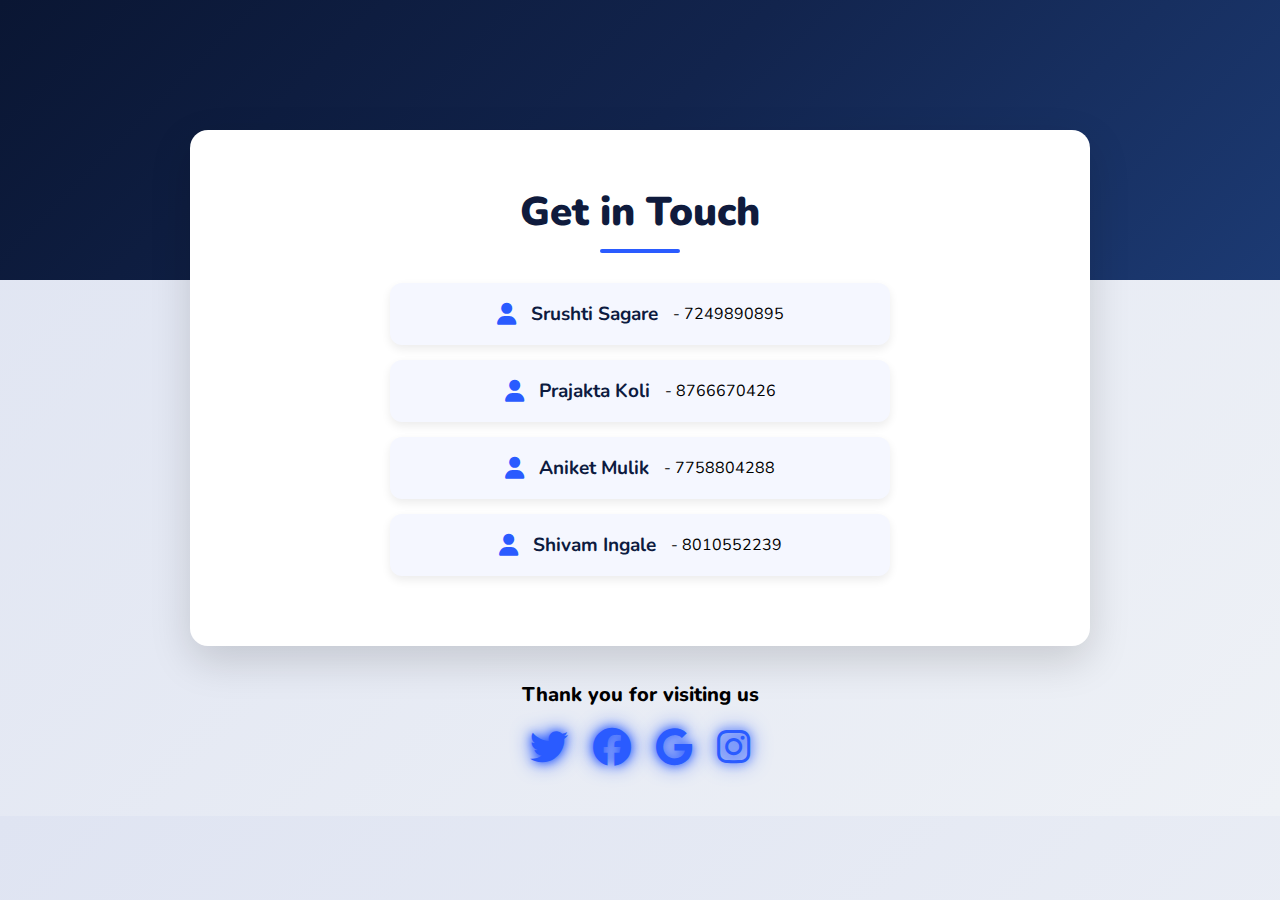
<file: contact.html>
<!DOCTYPE html>
<html lang="en">
<head>
  <meta charset="UTF-8">
  <meta name="viewport" content="width=device-width, initial-scale=1.0">
  <title>SPYVR - Contact Us</title>

  <link href="https://fonts.googleapis.com/css2?family=Nunito:wght@400;600;700;800;900&display=swap" rel="stylesheet">
  <link rel="stylesheet" href="https://cdnjs.cloudflare.com/ajax/libs/font-awesome/6.5.0/css/all.min.css">

  <style>
    * {
      box-sizing: border-box;
      margin: 0;
      padding: 0;
      font-family: 'Nunito', sans-serif;
    }

    body {
      background: linear-gradient(135deg, #dfe4f2, #eef1f6);
      color: #000;
      overflow-x: hidden;
    }

    /* Header */
    .header-bg {
      background: linear-gradient(135deg, #0a1633, #12244d, #1c3a73);
      height: 280px;
      width: 100%;
      animation: slideDown 1.2s ease-in-out;
    }

    /* Contact Card */
    .contact-container {
      max-width: 900px;
      background: #ffffff;
      margin: -150px auto 20px;
      padding: 55px 40px;
      border-radius: 18px;
      box-shadow: 0px 15px 40px rgba(0,0,0,0.15);
      text-align: center;
      animation: fadeIn 1s ease-in-out;
      position: relative;
    }

    .contact-container h1 {
      font-size: 40px;
      font-weight: 900;
      margin-bottom: 30px;
      color: #0f1b3d;
      position: relative;
    }

    .contact-container h1::after {
      content: '';
      width: 80px;
      height: 4px;
      background: #2a5bff;
      display: block;
      margin: 10px auto 0;
      border-radius: 5px;
      animation: expand 1s ease-in-out;
    }

    /* Contact list */
    .contact-box {
      box-shadow: 0 0 10px #2a5bff, 0 0 20px #2a5bff inset;
      background: #f5f7ff;
      padding: 18px;
      margin: 15px auto;
      max-width: 500px;
      border-radius: 12px;
      display: flex;
      justify-content: center;
      align-items: center;
      gap: 15px;
      box-shadow: 0 4px 10px rgba(0,0,0,0.08);
      transition: 0.3s ease;
      animation: fadeUp 1.2s ease-in-out;
    }

    .contact-box:hover {
      box-shadow: 0 0 15px #2a5bff, 0 0 30px #2a5bff inset;
      transform: scale(1.04);
      box-shadow: 0 6px 15px rgba(0,0,0,0.15);
    }

    .contact-box i {
      font-size: 22px;
      color: #2a5bff;
    }

    .contact-box strong {
      font-size: 19px;
      color: #0d1b3f;
    }

    /* Thank you */
    .thankyou {
      text-align: center;
      margin-top: 35px;
      font-size: 20px;
      color: #000;
      font-weight: 800;
      animation: fadeIn 1.5s ease-in-out;
    }

    /* Social Icons */
    .social-links {
      display: flex;
      justify-content: center;
      gap: 25px;
      margin-top: 20px;
      margin-bottom: 50px;
      animation: fadeIn 1.7s ease-in-out;
    }

    .social-links i {
      text-shadow: 0 0 10px #2a5bff, 0 0 20px #2a5bff;
      font-size: 38px;
      color: #2a5bff;
      transition: 0.3s ease;
      cursor: pointer;
    }

    .social-links i:hover {
      text-shadow: 0 0 15px #2a5bff, 0 0 30px #2a5bff;
      transform: translateY(-5px) scale(1.2);
      color: #12244d;
    }

    /* Animations */
    @keyframes fadeIn {
      0% { opacity: 0; }
      100% { opacity: 1; }
    }

    @keyframes slideDown {
      0% { transform: translateY(-80px); opacity: 0; }
      100% { transform: translateY(0); opacity: 1; }
    }

    @keyframes fadeUp {
      0% { opacity: 0; transform: translateY(40px); }
      100% { opacity: 1; transform: translateY(0); }
    }

    @keyframes expand {
      0% { width: 0; }
      100% { width: 80px; }
    }

    /* Responsive */
    @media (max-width: 768px) {
      .contact-container {
        margin: -130px 20px 20px;
        padding: 40px 25px;
      }

      .contact-container h1 {
        font-size: 32px;
      }

      .contact-box {
        max-width: 90%;
      }
    }
  </style>
</head>

<body>

  <div class="header-bg"></div>

  <div class="contact-container">
    <h1>Get in Touch</h1>

    <div class="contact-box">
      <i class="fa-solid fa-user"></i>
      <strong>Srushti Sagare</strong> - 7249890895
    </div>

    <div class="contact-box">
      <i class="fa-solid fa-user"></i>
      <strong>Prajakta Koli</strong> - 8766670426
    </div>

    <div class="contact-box">
      <i class="fa-solid fa-user"></i>
      <strong>Aniket Mulik</strong> - 7758804288
    </div>

    <div class="contact-box">
      <i class="fa-solid fa-user"></i>
      <strong>Shivam Ingale</strong> - 8010552239
    </div>
  </div>

  <p class="thankyou">Thank you for visiting us</p>

  <div class="social-links">
    <i class="fa-brands fa-twitter"></i>
    <i class="fa-brands fa-facebook"></i>
    <i class="fa-brands fa-google"></i>
    <i class="fa-brands fa-instagram"></i>
  </div>

</body>
</html>
</file>
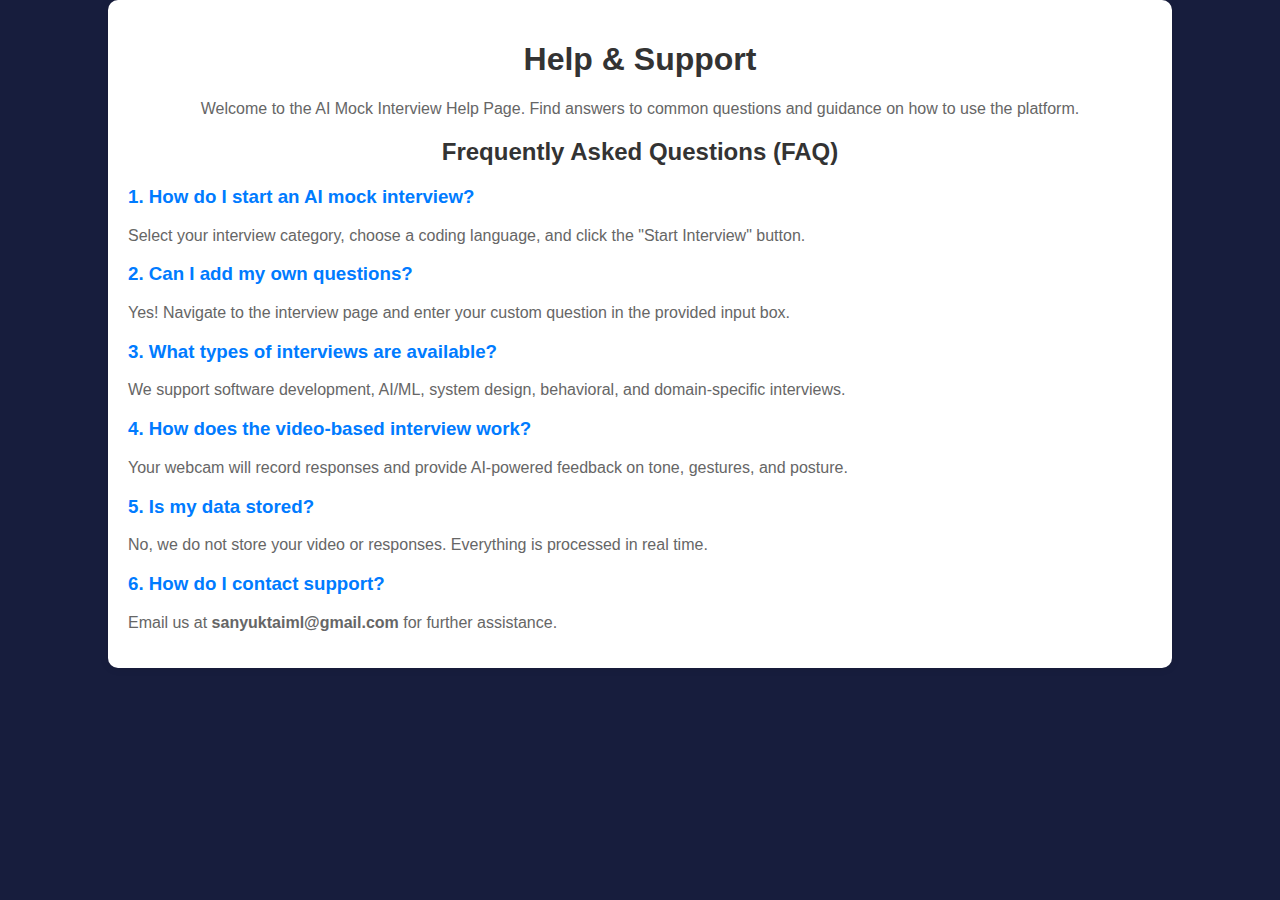
<file: help.html>
<!DOCTYPE html>
<html lang="en">
<head>
    <meta charset="UTF-8">
    <meta name="viewport" content="width=device-width, initial-scale=1.0">
    <title>Help - AI Mock Interview</title>
    <style>
        body {
            font-family: Arial, sans-serif;
            margin: 0;
            padding: 0;
            background-color: #171d3d;
            text-align: center;
        }
        .container {
            width: 80%;
            margin: auto;
            background: white;
            padding: 20px;
            border-radius: 10px;
            box-shadow: 0 0 10px rgba(0,0,0,0.1);
        }
        h1, h2 {
            color: #333;
        }
        p {
            font-size: 16px;
            color: #666;
        }
        .faq {
            text-align: left;
            margin-top: 20px;
        }
        .faq h3 {
            color: #007BFF;
        }
            @keyframes fadeIn { from { opacity: 0; transform: translateY(10px);} to { opacity: 1; transform: translateY(0);} }
        .container { animation: fadeIn 1s ease-in-out; }
    </style>
</head>
<body>
    <div class="container">
        <h1>Help & Support</h1>
        <p>Welcome to the AI Mock Interview Help Page. Find answers to common questions and guidance on how to use the platform.</p>

        <h2>Frequently Asked Questions (FAQ)</h2>
        <div class="faq">
            <h3>1. How do I start an AI mock interview?</h3>
            <p>Select your interview category, choose a coding language, and click the "Start Interview" button.</p>

            <h3>2. Can I add my own questions?</h3>
            <p>Yes! Navigate to the interview page and enter your custom question in the provided input box.</p>

            <h3>3. What types of interviews are available?</h3>
            <p>We support software development, AI/ML, system design, behavioral, and domain-specific interviews.</p>

            <h3>4. How does the video-based interview work?</h3>
            <p>Your webcam will record responses and provide AI-powered feedback on tone, gestures, and posture.</p>

            <h3>5. Is my data stored?</h3>
            <p>No, we do not store your video or responses. Everything is processed in real time.</p>

            <h3>6. How do I contact support?</h3>
            <p>Email us at <strong>sanyuktaiml@gmail.com</strong> for further assistance.</p>
        </div>
    </div>
</body>
</html>
</file>
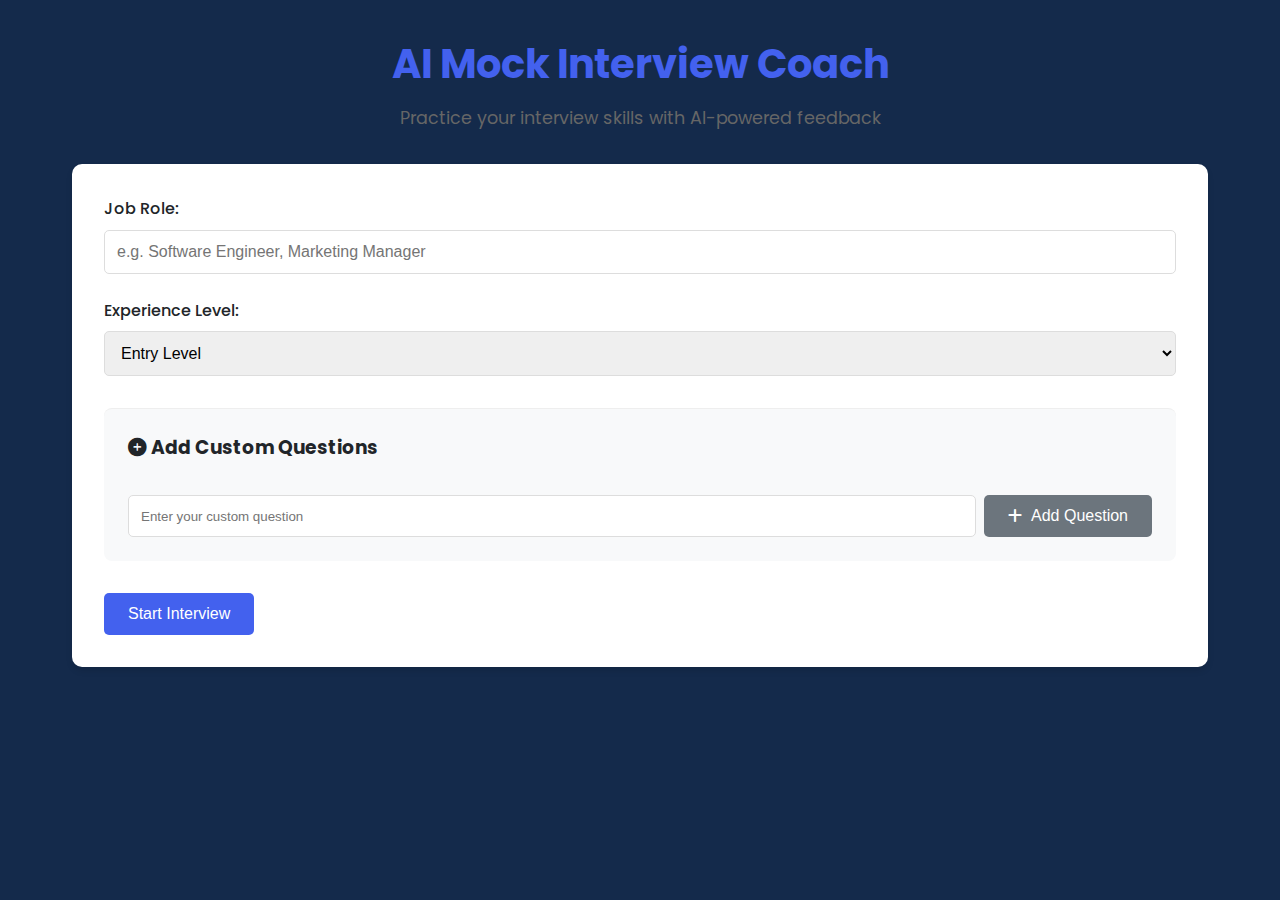
<file: index1.html>
<!DOCTYPE html>
<html lang="en">
<head>
    <meta charset="UTF-8">
    <meta name="viewport" content="width=device-width, initial-scale=1.0">
    <title>AI Mock Interview Coach</title>
    <link rel="stylesheet" href="styles1.css">
    <link href="https://fonts.googleapis.com/css2?family=Poppins:wght@300;400;500;600&display=swap" rel="stylesheet">
    <link rel="stylesheet" href="https://cdnjs.cloudflare.com/ajax/libs/font-awesome/6.0.0-beta3/css/all.min.css">
</head>
<body>
    <div class="container">
        <header>
            <h1>AI Mock Interview Coach</h1>
            <p>Practice your interview skills with AI-powered feedback</p>
        </header>

        <div class="setup-panel">
            <div class="form-group">
                <label for="job-role">Job Role:</label>
                <input type="text" id="job-role" placeholder="e.g. Software Engineer, Marketing Manager">
            </div>
            <div class="form-group">
                <label for="experience-level">Experience Level:</label>
                <select id="experience-level">
                    <option value="entry">Entry Level</option>
                    <option value="mid">Mid Career</option>
                    <option value="senior">Senior Level</option>
                    <option value="executive">Executive</option>
                </select>
            </div>
            
            <div class="custom-questions-section">
                <h3><i class="fas fa-plus-circle"></i> Add Custom Questions</h3>
                <div class="custom-questions-list" id="custom-questions-list"></div>
                <div class="add-question-form">
                    <input type="text" id="new-question" placeholder="Enter your custom question">
                    <button id="add-question" class="btn secondary-btn">
                        <i class="fas fa-plus"></i> Add Question
                    </button>
                </div>
            </div>
            
            <button id="start-interview" class="btn">Start Interview</button>
        </div>

        <div class="interview-panel hidden">
            <div class="question-container">
            
                <h2>Question <span id="question-number">1</span>/<span id="total-questions">5</span></h2>
                <div id="question-text" class="question-text"></div>
                <div class="timer">
                    <i class="fas fa-clock"></i>
                    <span id="time">01:00</span>
                </div>
            </div>

            <div class="video-container">
                <video id="video-preview" autoplay muted></video>
                <div id="recording-indicator" class="hidden">
                    <div class="recording-dot"></div>
                    <span>Recording</span>
                </div>
                <canvas id="pose-canvas" class="overlay"></canvas>
            </div>

            <div class="ai-feedback-panel">
                <h3><i class="fas fa-robot"></i> Real-Time Feedback</h3>
                <div id="real-time-feedback" class="feedback-bubbles">
                    <!-- Filled by JavaScript -->
                </div>
            </div>

            

            <div class="controls">
                <button id="start-recording" class="btn record-btn">
                    <i class="fas fa-microphone"></i> Start Answer
                </button>
                <button id="stop-recording" class="btn stop-btn hidden">
                    <i class="fas fa-stop"></i> Stop
                </button>
                <button id="next-question" class="btn next-btn hidden">
                    Next Question <i class="fas fa-arrow-right"></i>
                </button>
            </div>
            
            <div class="question-feedback-panel hidden" id="question-feedback">
                <h3><i class="fas fa-chart-line"></i> Question Feedback</h3>
                <div class="feedback-content" id="per-question-feedback"></div>
            </div>
        </div>

        <div class="results-panel hidden">
            <h2>Your Interview Feedback</h2>
            <div class="feedback-container">
                <div class="feedback-section">
                    <h3><i class="fas fa-comment-alt"></i> Content Analysis</h3>
                    <div id="content-feedback" class="feedback-content"></div>
                </div>
                <div class="feedback-section">
                    <h3><i class="fas fa-video"></i> Delivery Analysis</h3>
                    <div id="delivery-feedback" class="feedback-content"></div>
                </div>
                <div class="feedback-section">
                    <h3><i class="fas fa-chart-bar"></i> Performance Metrics</h3>
                    <div class="metrics-grid">
                        <div class="metric">
                            <div class="metric-value" id="confidence-score">0%</div>
                            <div class="metric-label">Confidence</div>
                        </div>
                        <div class="metric">
                            <div class="metric-value" id="clarity-score">0%</div>
                            <div class="metric-label">Clarity</div>
                        </div>
                        <div class="metric">
                            <div class="metric-value" id="posture-score">0%</div>
                            <div class="metric-label">Posture</div>
                        </div>
                        <div class="metric">
                            <div class="metric-value" id="engagement-score">0%</div>
                            <div class="metric-label">Engagement</div>
                        </div>
                    </div>
                </div>
            </div>
            <button id="restart-interview" class="btn">Practice Again</button>
        </div>
    </div>

    <script src="script1.js"></script>
</body>
</html>
</file>
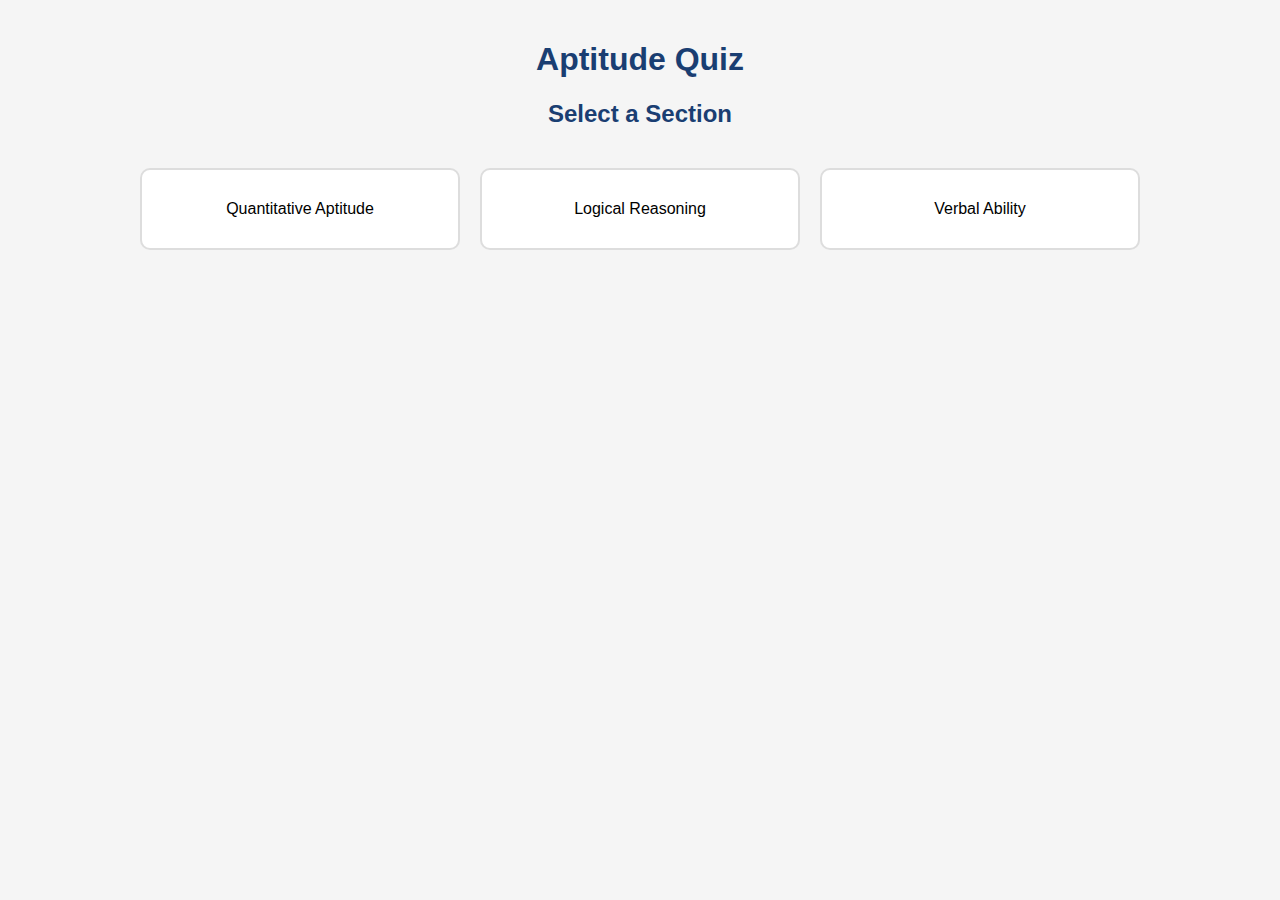
<file: index2.html>
<!DOCTYPE html>
<html lang="en">
<head>
<meta charset="UTF-8">
<meta name="viewport" content="width=device-width, initial-scale=1.0">
<title>Aptitude Quiz</title>
<style>
    :root {
        --primary-color: #1a3e72;
        --secondary-color: #0d2b57;
        --accent-color: #e74c3c;
        --light-color: #f5f5f5;
        --dark-color: #333;
        --success-color: #27ae60;
        --warning-color: #f39c12;
    }

    body {
        font-family: 'Segoe UI', Tahoma, Geneva, Verdana, sans-serif;
        background-color: var(--light-color);
        margin: 0;
        padding: 20px;
        max-width: 1000px;
        margin: 0 auto;
    }

    h1,h2 {
        text-align: center;
        color: var(--primary-color);
    }

    .section-selector {
        display: grid;
        grid-template-columns: repeat(auto-fit,minmax(200px,1fr));
        gap: 20px;
        margin: 40px 0;
    }

    .section-card {
        background: white;
        padding: 30px;
        border-radius: 10px;
        text-align: center;
        cursor: pointer;
        border: 2px solid #ddd;
        transition: 0.3s;
    }

    .section-card:hover, .section-card.selected {
        border-color: var(--primary-color);
        box-shadow: 0 5px 15px rgba(0,0,0,0.1);
    }

    .quiz-container {
        background: white;
        border-radius: 10px;
        padding: 30px;
        box-shadow: 0 5px 20px rgba(0,0,0,0.05);
        display: none;
    }

    .question-text {
        font-size: 20px;
        font-weight: bold;
        margin-bottom: 20px;
        color: var(--primary-color);
    }

    .options {
        display: flex;
        flex-direction: column;
        gap: 15px;
    }

    .option {
        padding: 15px;
        border-radius: 8px;
        border: 1px solid #ddd;
        cursor: pointer;
        transition: 0.3s;
        background-color: #f8f9fa;
    }

    .option:hover {
        border-color: var(--primary-color);
        background-color: #e6f0ff;
    }

    .option.selected {
        border-color: var(--primary-color);
        background-color: #d0e1ff;
    }

    .btn {
        padding: 15px 30px;
        border: none;
        border-radius: 8px;
        cursor: pointer;
        font-size: 16px;
        margin-top: 20px;
        transition: 0.3s;
    }

    .btn-primary {
        background-color: var(--primary-color);
        color: white;
    }

    .btn-primary:hover {
        background-color: var(--secondary-color);
    }

    .btn-danger {
        background-color: var(--accent-color);
        color: white;
    }

    .btn-success {
        background-color: var(--success-color);
        color: white;
    }

    .score-container {
        text-align: center;
        margin-top: 40px;
    }

    .hidden {
        display: none;
    }
</style>
</head>
<body>

<h1>Aptitude Quiz</h1>
<h2>Select a Section</h2>

<div class="section-selector">
    <div class="section-card" data-section="quantitative">Quantitative Aptitude</div>
    <div class="section-card" data-section="logical">Logical Reasoning</div>
    <div class="section-card" data-section="verbal">Verbal Ability</div>
</div>

<div class="quiz-container" id="quiz-container">
    <div class="question-text" id="question-text"></div>
    <div class="options" id="options-container"></div>
    <button class="btn btn-primary" id="next-btn">Next</button>
</div>

<div class="score-container hidden" id="score-container">
    <h2>Quiz Completed!</h2>
    <p id="score-text"></p>
    <button class="btn btn-success" id="restart-btn">Restart Quiz</button>
</div>

<script>
const quizData = {
    quantitative: [
        {q: "A train travels 60 km in 50 minutes. Find its speed in km/h.", options: ["72","70","75","80"], answer: "72"},
        {q: "If 5x + 3 = 18, find x.", options: ["3","5","2","4"], answer: "3"},
        {q: "A sum of money doubles in 4 years at simple interest. Find the rate of interest.", options: ["25%","20%","30%","15%"], answer: "25%"},
        {q: "The ratio of two numbers is 3:4 and their sum is 84. Find the numbers.", options: ["36,48","30,54","40,44","32,52"], answer: "36,48"},
        {q: "Find the average of first 20 natural numbers.", options: ["10.5","11","10","12"], answer: "10.5"},
        {q: "A shopkeeper sells an article at 20% profit for ₹240. Find the cost price.", options: ["200","210","220","190"], answer: "200"},
        {q: "If a+b=12 and ab=35, find a^2+b^2.", options: ["94","100","144","129"], answer: "94"},
        {q: "A can do a work in 12 days and B in 16 days. How long will they take together?", options: ["6.8 days","7 days","7.2 days","8 days"], answer: "6.8 days"},
        {q: "The compound interest on ₹5000 at 10% p.a. for 2 years is?", options: ["1025","1100","1050","1010"], answer: "1025"},
        {q: "A bag contains 5 red, 3 blue, 2 green balls. Probability of picking a red?", options: ["0.5","0.3","0.4","0.6"], answer: "0.5"},
        {q: "3/4 of a number is 27. Find the number.", options: ["36","32","30","28"], answer: "36"},
        {q: "A sum of ₹10000 is invested at 5% simple interest for 3 years. Interest?", options: ["1500","1200","1300","1400"], answer: "1500"},
        {q: "If 15% of a number is 45, find the number.", options: ["300","350","250","200"], answer: "300"},
        {q: "The sum of angles of a triangle is?", options: ["180°","90°","360°","270°"], answer: "180°"},
        {q: "Time taken to fill a tank is 6 hours. If two taps fill together, time?", options: ["3 hours","4 hours","2.5 hours","3.5 hours"], answer: "3 hours"},
        {q: "Profit = Selling Price - Cost Price. If SP=₹500, CP=₹400?", options: ["100","90","120","80"], answer: "100"},
        {q: "Simple Interest = P*R*T/100. Find SI for ₹2000, 10%, 2 years.", options: ["400","350","500","300"], answer: "400"},
        {q: "A student scored 40,50,60. Average?", options: ["50","45","55","60"], answer: "50"},
        {q: "Speed=Distance/Time. Distance=120 km, Time=2 hours?", options: ["60 km/h","50","55","70"], answer: "60 km/h"},
        {q: "2/3 of a number = 24. Find the number.", options: ["36","32","30","28"], answer: "36"}
    ],
    logical: [
        {q: "If A is north of B and C is east of B, direction of C from A?", options: ["Southeast","Northeast","Northwest","Southwest"], answer: "Southeast"},
        {q: "Find the next number in series: 2,6,12,20,30,...", options: ["42","40","38","36"], answer: "42"},
        {q: "A man faces East, turns right twice, final direction?", options: ["West","East","North","South"], answer: "West"},
        {q: "John's mother is Susan, Susan's father is Mike. Relation of Mike to John?", options: ["Grandfather","Uncle","Father","Brother"], answer: "Grandfather"},
        {q: "Find the odd one: 2,3,5,7,9,11", options: ["3","5","9","7"], answer: "9"},
        {q: "Complete the series: A, C, F, J, O,...", options: ["U","T","P","V"], answer: "U"},
        {q: "If 'CAT' is coded as 'DBU', 'DOG' as?", options: ["EPH","DOH","DPH","EQI"], answer: "EPH"},
        {q: "Find missing number: 5,10,20,40,...", options: ["80","75","100","60"], answer: "80"},
        {q: "All roses are flowers. Some flowers fade quickly. Conclusion?", options: ["Some roses fade","All flowers fade","No conclusion","All roses fade"], answer: "No conclusion"},
        {q: "If 2 pencils + 3 erasers = 23, 1 pencil + 1 eraser = ?", options: ["7","8","9","6"], answer: "7"},
        {q: "Choose the next figure in pattern: △, □, △, □,...", options: ["△","□","○","◇"], answer: "△"},
        {q: "A is older than B but younger than C. B is older than D. Who is youngest?", options: ["D","B","A","C"], answer: "D"},
        {q: "Pointing to a man, she says: 'His son is my brother.' Relation?", options: ["Father","Uncle","Brother","Grandfather"], answer: "Father"},
        {q: "Select odd one: 101, 103, 107, 110, 109", options: ["103","107","110","101"], answer: "110"},
        {q: "Find missing letter: A,B,D,G,...", options: ["K","H","I","J"], answer: "K"}
    ],
    verbal: [
        {q: "Choose synonym of 'Abundant'", options: ["Plentiful","Scarce","Rare","Tiny"], answer: "Plentiful"},
        {q: "Choose antonym of 'Hostile'", options: ["Friendly","Aggressive","Cruel","Harsh"], answer: "Friendly"},
        {q: "Correct sentence: He ___ to school daily.", options: ["go","goes","going","gone"], answer: "goes"},
        {q: "Fill in: She is fond ___ chocolate.", options: ["of","for","on","with"], answer: "of"},
        {q: "Choose synonym of 'Quick'", options: ["Fast","Slow","Late","Lazy"], answer: "Fast"},
        {q: "Choose antonym of 'Difficult'", options: ["Easy","Hard","Tough","Complex"], answer: "Easy"},
        {q: "Correct sentence: They ___ playing football.", options: ["is","are","am","was"], answer: "are"},
        {q: "Fill in: He succeeded ___ hard work.", options: ["by","in","with","on"], answer: "by"},
        {q: "Synonym of 'Brave'", options: ["Courageous","Cowardly","Weak","Timid"], answer: "Courageous"},
        {q: "Antonym of 'Generous'", options: ["Stingy","Kind","Charitable","Friendly"], answer: "Stingy"},
        {q: "Fill in: She is good ___ painting.", options: ["at","in","on","with"], answer: "at"},
        {q: "Correct: I ___ a book now.", options: ["read","reads","am reading","reading"], answer: "am reading"},
        {q: "Choose synonym of 'Happy'", options: ["Joyful","Sad","Angry","Upset"], answer: "Joyful"},
        {q: "Choose antonym of 'Victory'", options: ["Defeat","Success","Win","Triumph"], answer: "Defeat"},
        {q: "Fill in: I am proud ___ my work.", options: ["of","for","on","with"], answer: "of"}
    ]
};

let currentSection = null;
let currentQuestionIndex = 0;
let score = 0;

const sectionCards = document.querySelectorAll(".section-card");
const quizContainer = document.getElementById("quiz-container");
const questionText = document.getElementById("question-text");
const optionsContainer = document.getElementById("options-container");
const nextBtn = document.getElementById("next-btn");
const scoreContainer = document.getElementById("score-container");
const scoreText = document.getElementById("score-text");
const restartBtn = document.getElementById("restart-btn");

// Section selection
sectionCards.forEach(card => {
    card.addEventListener("click", () => {
        sectionCards.forEach(c => c.classList.remove("selected"));
        card.classList.add("selected");
        currentSection = card.getAttribute("data-section");
        currentQuestionIndex = 0;
        score = 0;
        sectionCards.forEach(c => c.style.display = "none");
        quizContainer.style.display = "block";
        showQuestion();
    });
});

function showQuestion() {
    const questionObj = quizData[currentSection][currentQuestionIndex];
    questionText.textContent = `Q${currentQuestionIndex + 1}. ${questionObj.q}`;
    optionsContainer.innerHTML = "";
    questionObj.options.forEach(option => {
        const div = document.createElement("div");
        div.classList.add("option");
        div.textContent = option;
        div.addEventListener("click", () => {
            document.querySelectorAll(".option").forEach(o => o.classList.remove("selected"));
            div.classList.add("selected");
        });
        optionsContainer.appendChild(div);
    });
}

nextBtn.addEventListener("click", () => {
    const selected = document.querySelector(".option.selected");
    if (!selected) {
        alert("Please select an option!");
        return;
    }
    const questionObj = quizData[currentSection][currentQuestionIndex];
    if (selected.textContent === questionObj.answer) score++;
    currentQuestionIndex++;
    if (currentQuestionIndex >= quizData[currentSection].length) {
        quizContainer.style.display = "none";
        scoreContainer.style.display = "block";
        scoreText.textContent = `You scored ${score} out of ${quizData[currentSection].length} (${((score/quizData[currentSection].length)*100).toFixed(1)}%)`;
    } else {
        showQuestion();
    }
});

restartBtn.addEventListener("click", () => {
    scoreContainer.style.display = "none";
    sectionCards.forEach(c => c.style.display = "block");
    sectionCards.forEach(c => c.classList.remove("selected"));
});
</script>
</body>
</html>
</file>
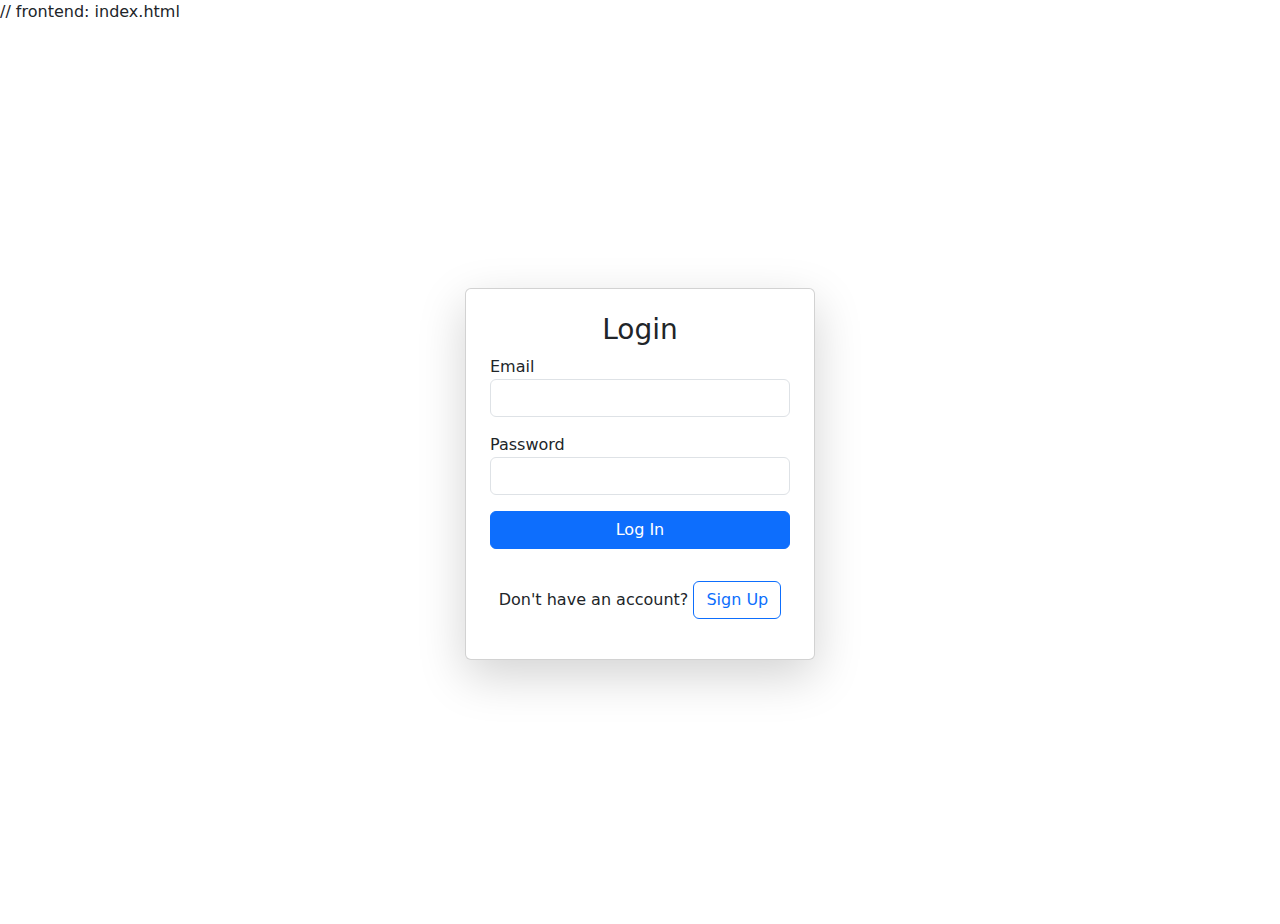
<file: login.html>
// frontend: index.html
<!DOCTYPE html>
<html lang="en">
<head>
    <meta charset="UTF-8">
    <meta name="viewport" content="width=device-width, initial-scale=1.0">
    <title>Login Page</title>
    <link rel="stylesheet" href="https://cdn.jsdelivr.net/npm/bootstrap@5.3.0/dist/css/bootstrap.min.css">
</head>
<body>
    <div class="container d-flex justify-content-center align-items-center" style="height: 100vh;">
        <div class="card p-4 shadow-lg" style="width: 350px;">
            <h3 class="text-center">Login</h3>
            <form id="loginForm">
                <div class="mb-3">
                    <label>Email</label>
                    <input type="email" id="email" class="form-control" required>
                </div>
                <div class="mb-3">
                    <label>Password</label>
                    <input type="password" id="password" class="form-control" required>
                </div>
                <button type="submit" class="btn btn-primary w-100">Log In</button>
            </form>
            <p class="text-center mt-3">
                Don't have an account?
                <button onclick="redirectToSignup()" class="btn btn-outline-primary">Sign Up</button>
            </p>
            
            <script>
                function redirectToSignup() {
                    window.location.href = "signup.html";
                }
            </script>
                        
        </div>
    </div>
    <script>
        document.getElementById("loginForm").addEventListener("submit", async (e) => {
            e.preventDefault();
            const email = document.getElementById("email").value;
            const password = document.getElementById("password").value;
            
            const res = await fetch("http://localhost:5000/login", {
                method: "POST",
                headers: { "Content-Type": "application/json" },
                body: JSON.stringify({ email, password })
            });
            
            const data = await res.json();
            alert(data.message);
        });
        
    </script>
</body>
</html>
<!-- backend: server.js
const express = require("express");
const mongoose = require("mongoose");
const cors = require("cors");
const bcrypt = require("bcrypt");
const app = express();
const PORT = 5000;

app.use(express.json());
app.use(cors());

mongoose.connect("mongodb://localhost:27017/loginDB", {
    useNewUrlParser: true,
    useUnifiedTopology: true,
});

const UserSchema = new mongoose.Schema({
    email: String,
    password: String,
});
const User = mongoose.model("User", UserSchema);

app.post("/login", async (req, res) => {
    const { email, password } = req.body;
    const user = await User.findOne({ email });
    if (user && await bcrypt.compare(password, user.password)) {
        res.json({ message: "Login successful" });
    } else {
        res.status(400).json({ message: "Invalid credentials" });
    }
});

app.listen(PORT, () => console.log(`Server running on port ${PORT}`));
-->
</file>
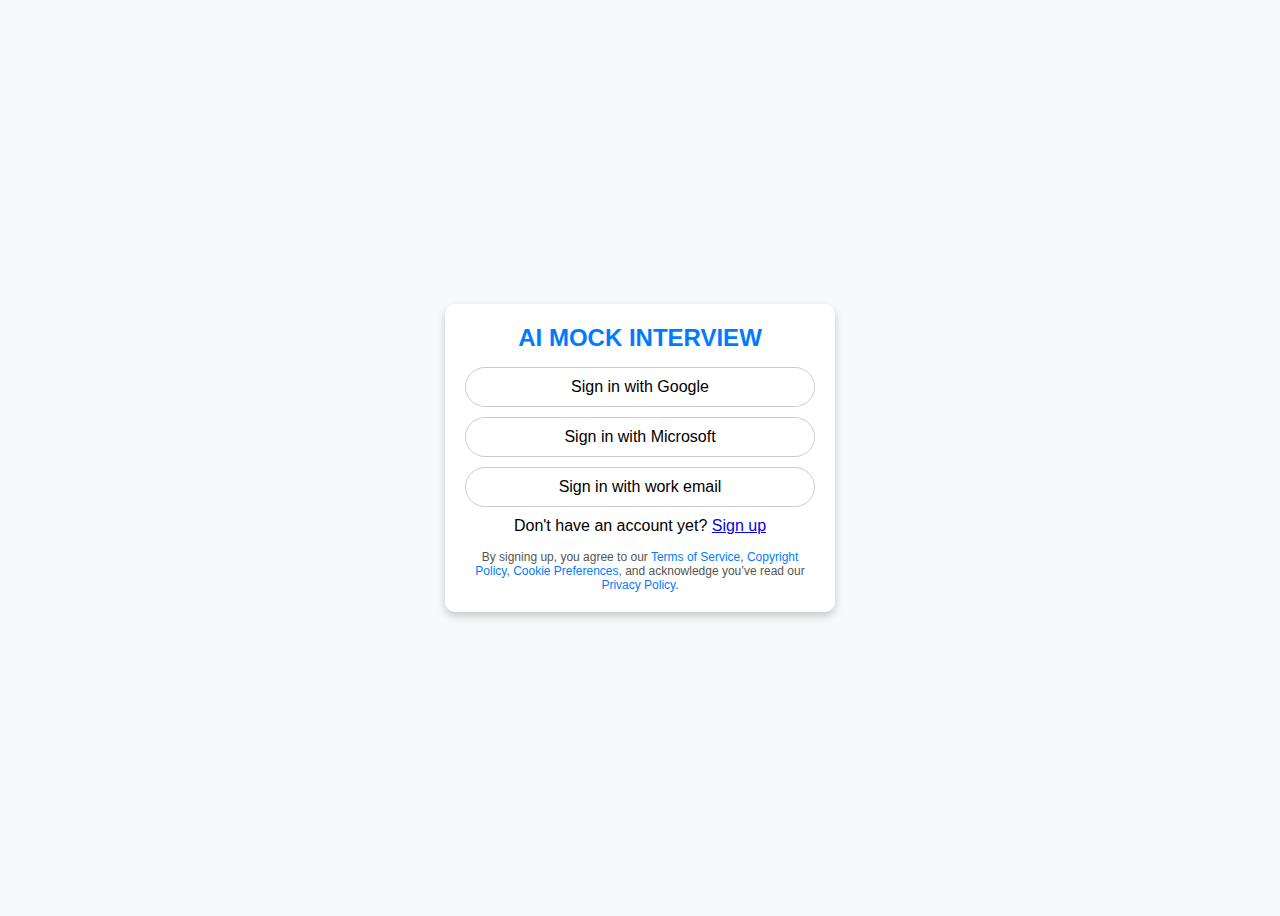
<file: login1.html>
<!DOCTYPE html>
<html lang="en">
<head>
    <meta charset="UTF-8">
    <meta name="viewport" content="width=device-width, initial-scale=1.0">
    <title>Yoodli Login</title>
    <style>
        body {
            font-family: Arial, sans-serif;
            display: flex;
            justify-content: center;
            align-items: center;
            height: 100vh;
            background-color: #f8f9fa;
        }
        .container {
            text-align: center;
            background: white;
            padding: 20px;
            border-radius: 10px;
            box-shadow: 0 4px 8px rgba(0, 0, 0, 0.2);
            width: 350px;
        }
        .logo {
            font-size: 24px;
            font-weight: bold;
            color: #007bff;
            margin-bottom: 15px;
        }
        .error-message {
            color: red;
            margin-bottom: 15px;
        }
        .btn {
            display: block;
            width: 100%;
            padding: 10px;
            margin: 10px 0;
            border-radius: 20px;
            border: none;
            font-size: 16px;
            cursor: pointer;
        }
        .google { background-color: #fff; border: 1px solid #ccc; }
        .microsoft { background-color: #fff; border: 1px solid #ccc; }
        .email { background-color: #fff; border: 1px solid #ccc; }
        .signup {
            margin-top: 10px;
        }
        .terms {
            font-size: 12px;
            color: #555;
            margin-top: 15px;
        }
        .terms a {
            color: #007bff;
            text-decoration: none;
        }
    </style>
</head>
<body>
    <div class="container">
        <div class="logo">AI MOCK INTERVIEW</div>
        <button class="btn google">Sign in with Google</button>
        <button class="btn microsoft">Sign in with Microsoft</button>
        <button class="btn email">Sign in with work email</button>
        <div class="signup">Don't have an account yet? <a href="#">Sign up</a></div>
        <div class="terms">
            By signing up, you agree to our <a href="#">Terms of Service</a>, <a href="#">Copyright Policy</a>, 
            <a href="#">Cookie Preferences</a>, and acknowledge you’ve read our <a href="#">Privacy Policy</a>.
        </div>
    </div>
</body>
</html>
</file>
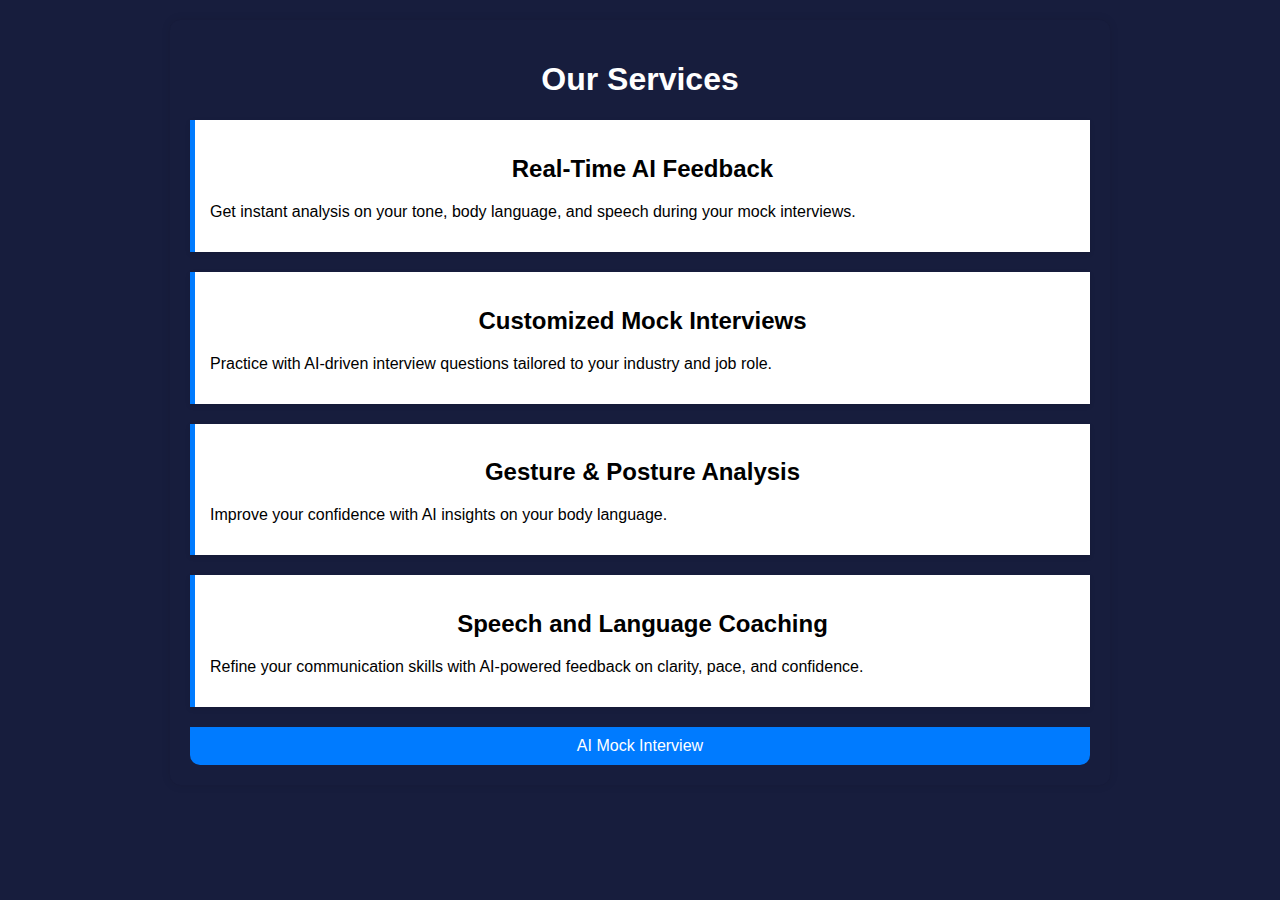
<file: service.html>
<!DOCTYPE html>
<html lang="en">
<head>
    <meta charset="UTF-8">
    <meta name="viewport" content="width=device-width, initial-scale=1.0">
    <title>AI Mock Interview - Services</title>
    <style>
        body {
            font-family: Arial, sans-serif;
            margin: 0;
            padding: 0;
            background-color: #171d3d;
        }
        @keyframes fadeIn {
            from { opacity: 0; transform: translateY(20px); }
            to { opacity: 1; transform: translateY(0); }
        }
        .container {
            max-width: 900px;
            margin: 20px auto;
            padding: 20px;
            background: #171d3d;
            box-shadow: 0px 0px 10px rgba(0, 0, 0, 0.1);
            border-radius: 10px;
            animation: fadeIn 1s ease-in-out;
        }
        h1{
            color: #ffffff;
            text-align: center;
            animation: fadeIn 1.2s ease-in-out;
        }
        h2 {
            color: #000000;
            text-align: center;
        }
        .service {
            margin: 20px 0;
            padding: 15px;
            background: #fff;
            border-left: 5px solid #007BFF;
            box-shadow: 0 2px 5px rgba(0, 0, 0, 0.1);
            animation: fadeIn 1.3s ease-in-out;
            transition: transform 0.3s ease, box-shadow 0.3s ease;
        }
        .service:hover {
            transform: scale(1.02);
            box-shadow: 0 4px 10px rgba(0,0,0,0.2);
        }
        .footer {
            text-align: center;
            margin-top: 20px;
            padding: 10px;
            background: #007BFF;
            color: white;
            border-radius: 0 0 10px 10px;
            animation: fadeIn 1.5s ease-in-out;
        }
    </style>
</head>
<body>
    <div class="container">
        <h1>Our Services</h1>
        
        <div class="service">
            <h2>Real-Time AI Feedback</h2>
            <p>Get instant analysis on your tone, body language, and speech during your mock interviews.</p>
        </div>
        
        <div class="service">
            <h2>Customized Mock Interviews</h2>
            <p>Practice with AI-driven interview questions tailored to your industry and job role.</p>
        </div>
        
        <div class="service">
            <h2>Gesture & Posture Analysis</h2>
            <p>Improve your confidence with AI insights on your body language.</p>
        </div>
        
        <div class="service">
            <h2>Speech and Language Coaching</h2>
            <p>Refine your communication skills with AI-powered feedback on clarity, pace, and confidence.</p>
        </div>
        
        <div class="footer">
             AI Mock Interview
        </div>
    </div>
</body>
</html>
</file>
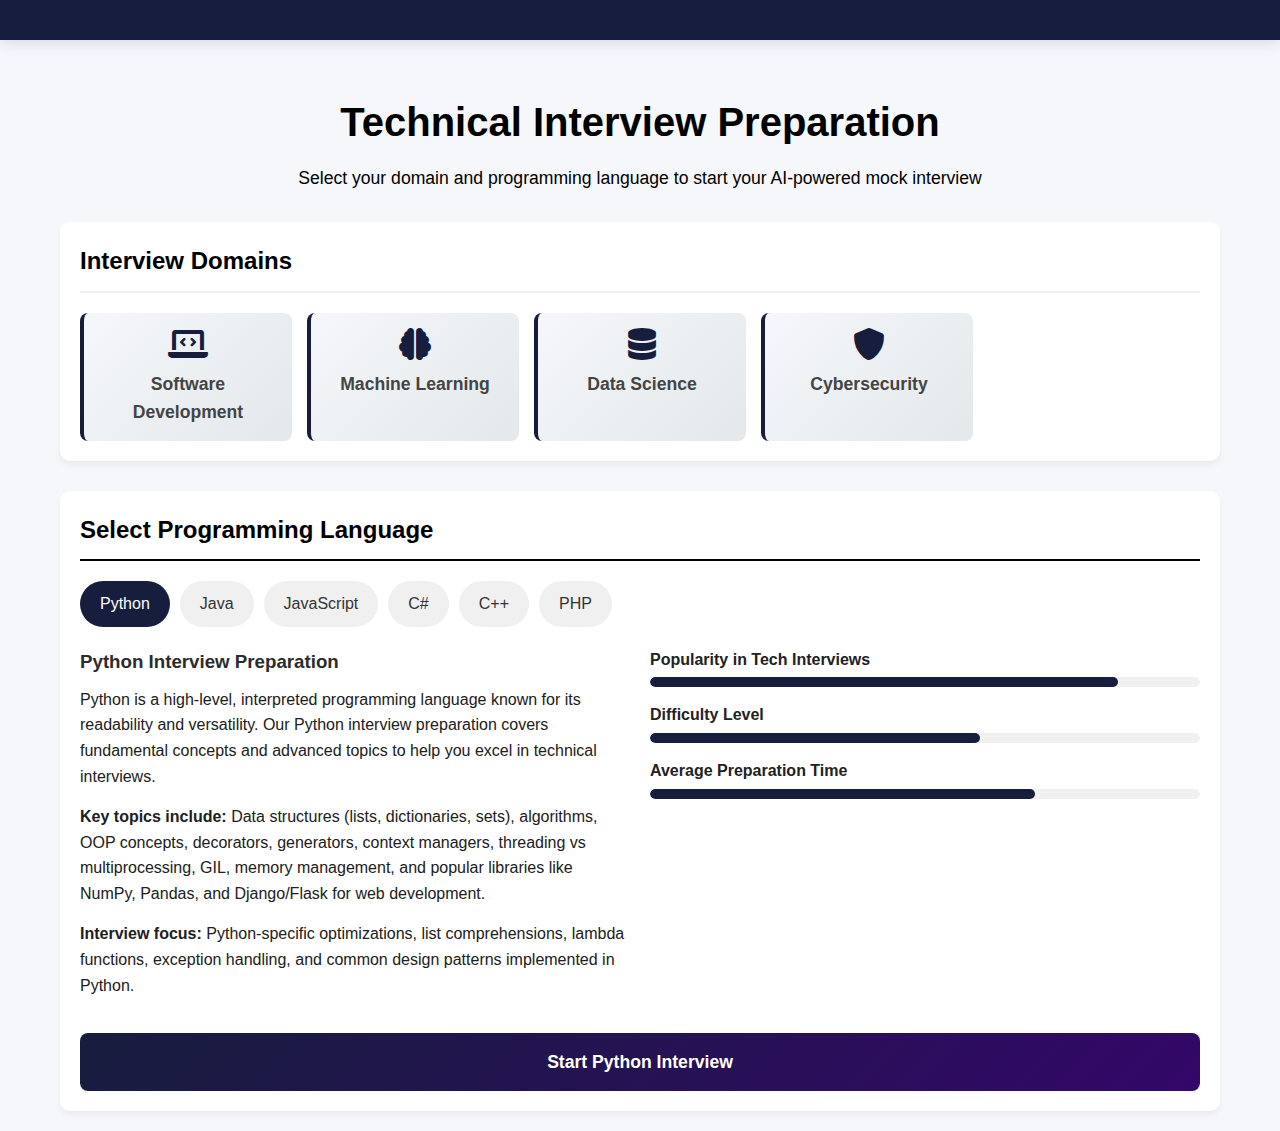
<file: technical.html>
<!DOCTYPE html>
<html lang="en">
<head>
    <meta charset="UTF-8">
    <meta name="viewport" content="width=device-width, initial-scale=1.0">
    <title>AI Mock Interview - Technical</title>
    <style>
        /* Global Styles */
        * {
            margin: 0;
            padding: 0;
            box-sizing: border-box;
            font-family: 'Segoe UI', Tahoma, Geneva, Verdana, sans-serif;
        }

        body {
            background-color: #f5f7fa;
            color: #333;
            line-height: 1.6;
        }

        .container {
            max-width: 1200px;
            margin: 0 auto;
            padding: 20px;
        }

        /* Header Styles */
        header {
            background-color: #171d3d;
            color: white;
            padding: 20px 0;
            box-shadow: 0 4px 12px rgba(0, 0, 0, 0.1);
        }

        .header-content {
            display: flex;
            justify-content: space-between;
            align-items: center;
        }

        .logo {
            font-size: 24px;
            font-weight: 700;
        }

        .logo span {
            color: #ffdd59;
        }

        nav ul {
            display: flex;
            list-style: none;
        }

        nav ul li {
            margin-left: 20px;
        }

        nav ul li a {
            color: white;
            text-decoration: none;
            font-weight: 500;
            transition: all 0.3s ease;
        }

        nav ul li a:hover {
            color: #ffdd59;
        }

        /* Main Content Styles */
        .page-title {
            text-align: center;
            margin: 30px 0;
            color: #000000;
        }

        .page-title h1 {
            font-size: 2.5rem;
            margin-bottom: 10px;
        }

        .page-title p {
            color: #000000;
            font-size: 1.1rem;
        }

        /* Domain Navigation */
        .domain-nav {
            background: white;
            border-radius: 10px;
            padding: 20px;
            margin-bottom: 30px;
            box-shadow: 0 4px 6px rgba(0, 0, 0, 0.05);
        }

        .domain-nav h2 {
            margin-bottom: 20px;
            color: #000000;
            font-size: 1.5rem;
            border-bottom: 2px solid #f0f0f0;
            padding-bottom: 10px;
        }

        .domain-grid {
            display: grid;
            grid-template-columns: repeat(auto-fill, minmax(200px, 1fr));
            gap: 15px;
        }

        .domain-card {
            background: linear-gradient(135deg, #f5f7fa, #e4e8eb);
            border-radius: 8px;
            padding: 15px;
            text-align: center;
            transition: all 0.3s ease;
            cursor: pointer;
            border-left: 4px solid #171d3d;
        }

        .domain-card:hover {
            transform: translateY(-5px);
            box-shadow: 0 10px 20px rgba(0, 0, 0, 0.1);
            background: linear-gradient(135deg, #e4e8eb, #d5d9dc);
        }

        .domain-card i {
            font-size: 2rem;
            color: #171d3d;
            margin-bottom: 10px;
        }

        .domain-card h3 {
            font-size: 1.1rem;
            color: #444;
        }

        /* Coding Languages Section */
        .languages-section {
            background: white;
            border-radius: 10px;
            padding: 20px;
            box-shadow: 0 4px 6px rgba(0, 0, 0, 0.05);
        }

        .languages-section h2 {
            margin-bottom: 20px;
            color: #000000;
            font-size: 1.5rem;
            border-bottom: 2px solid #000000;
            padding-bottom: 10px;
        }

        .language-tabs {
            display: flex;
            flex-wrap: wrap;
            gap: 10px;
            margin-bottom: 20px;
        }

        .language-tab {
            padding: 10px 20px;
            background: #f0f0f0;
            border-radius: 30px;
            cursor: pointer;
            transition: all 0.3s ease;
            font-weight: 500;
        }

        .language-tab:hover {
            background: #e0e0e0;
        }

        .language-tab.active {
            background: #171d3d;
            color: white;
        }

        .language-content {
            display: none;
        }

        .language-content.active {
            display: block;
        }

        .language-info {
            display: flex;
            gap: 20px;
            margin-top: 20px;
        }

        .language-description {
            flex: 1;
        }

        .language-description h3 {
            margin-bottom: 10px;
            color: #2c2c2c;
        }

        .language-description p {
            color: #202020;
            margin-bottom: 15px;
        }

        .language-stats {
            flex: 1;
        }

        .stat-item {
            margin-bottom: 15px;
        }

        .stat-item h4 {
            margin-bottom: 5px;
            color: #222222;
        }

        .stat-bar {
            height: 10px;
            background: #f0f0f0;
            border-radius: 5px;
            overflow: hidden;
        }

        .stat-progress {
            height: 100%;
            background: #171d3d;
            border-radius: 5px;
        }

        .start-interview-btn {
            display: block;
            width: 100%;
            padding: 15px;
            background: linear-gradient(135deg, #171d3d, #330769);
            color: white;
            border: none;
            border-radius: 8px;
            font-size: 1.1rem;
            font-weight: 600;
            cursor: pointer;
            transition: all 0.3s ease;
            margin-top: 20px;
            text-align: center;
            text-decoration: none;
        }

        .start-interview-btn:hover {
            transform: translateY(-2px);
            box-shadow: 0 5px 15px rgba(110, 142, 251, 0.4);
        }

        /* Interview Modal Styles */
        .interview-modal {
            display: none;
            position: fixed;
            top: 0;
            left: 0;
            width: 100%;
            height: 100%;
            background-color: rgba(0, 0, 0, 0.8);
            z-index: 1000;
            justify-content: center;
            align-items: center;
        }

        .interview-container {
            background: white;
            border-radius: 10px;
            width: 90%;
            max-width: 900px;
            max-height: 90vh;
            overflow-y: auto;
            padding: 20px;
            position: relative;
        }

        .close-modal {
            position: absolute;
            top: 15px;
            right: 15px;
            font-size: 1.5rem;
            cursor: pointer;
            color: #666;
        }

        .interview-header {
            text-align: center;
            margin-bottom: 20px;
        }

        .video-container {
            background: #000;
            border-radius: 8px;
            margin-bottom: 20px;
            position: relative;
            padding-top: 56.25%; /* 16:9 Aspect Ratio */
        }

        #interview-video {
            position: absolute;
            top: 0;
            left: 0;
            width: 100%;
            height: 100%;
            border-radius: 8px;
        }

        .video-controls {
            display: flex;
            justify-content: center;
            gap: 15px;
            margin-bottom: 20px;
        }

        .control-btn {
            padding: 10px 20px;
            background: #6e8efb;
            color: white;
            border: none;
            border-radius: 5px;
            cursor: pointer;
            font-weight: 500;
            transition: all 0.3s ease;
        }

        .control-btn:hover {
            background: #5a7df4;
        }

        .control-btn.stop {
            background: #e74c3c;
        }

        .control-btn.stop:hover {
            background: #c0392b;
        }

        .question-section {
            background: #f8f9fa;
            border-radius: 8px;
            padding: 20px;
            margin-bottom: 20px;
        }

        .question-section h3 {
            margin-bottom: 15px;
            color: #444;
        }

        .timer {
            text-align: center;
            font-size: 1.2rem;
            margin-bottom: 15px;
            color: #666;
        }

        .feedback-section {
            display: none;
            background: #f8f9fa;
            border-radius: 8px;
            padding: 20px;
            margin-top: 20px;
        }

        .feedback-section h3 {
            margin-bottom: 15px;
            color: #444;
        }

        .feedback-categories {
            display: flex;
            flex-wrap: wrap;
            gap: 15px;
            margin-bottom: 20px;
        }

        .feedback-category {
            flex: 1;
            min-width: 200px;
            background: white;
            border-radius: 8px;
            padding: 15px;
            box-shadow: 0 2px 5px rgba(0, 0, 0, 0.1);
        }

        .feedback-category h4 {
            margin-bottom: 10px;
            color: #555;
        }

        .progress-circle {
            width: 80px;
            height: 80px;
            margin: 0 auto 10px;
            position: relative;
        }

        .progress-circle svg {
            width: 100%;
            height: 100%;
        }

        .progress-circle circle {
            fill: none;
            stroke: #f0f0f0;
            stroke-width: 8;
        }

        .progress-circle .progress {
            stroke: #6e8efb;
            stroke-linecap: round;
            transform: rotate(-90deg);
            transform-origin: 50% 50%;
            transition: stroke-dashoffset 0.5s ease;
        }

        .progress-circle .progress.good {
            stroke: #2ecc71;
        }

        .progress-circle .progress.average {
            stroke: #f39c12;
        }

        .progress-circle .progress.poor {
            stroke: #e74c3c;
        }

        .progress-circle .percentage {
            position: absolute;
            top: 50%;
            left: 50%;
            transform: translate(-50%, -50%);
            font-size: 1.2rem;
            font-weight: bold;
        }

        .feedback-details {
            margin-top: 20px;
        }

        .feedback-details h4 {
            margin-bottom: 10px;
            color: #555;
        }

        .detail-item {
            margin-bottom: 15px;
            background: white;
            border-radius: 8px;
            padding: 15px;
            box-shadow: 0 2px 5px rgba(0, 0, 0, 0.05);
        }

        .detail-item h5 {
            margin-bottom: 8px;
            color: #444;
        }

        .detail-item p {
            color: #666;
            margin-bottom: 5px;
        }

        .correct-answer {
            background-color: #e8f5e9;
            border-left: 4px solid #2ecc71;
            padding: 10px;
            margin-top: 10px;
        }

        .filler-words {
            background-color: #fff8e1;
            border-left: 4px solid #f39c12;
            padding: 10px;
            margin-top: 10px;
        }

        .grammar-errors {
            background-color: #ffebee;
            border-left: 4px solid #e74c3c;
            padding: 10px;
            margin-top: 10px;
        }

        .suggestions {
            margin-top: 20px;
        }

        .suggestions h4 {
            margin-bottom: 10px;
            color: #555;
        }

        .suggestions ul {
            padding-left: 20px;
        }

        .suggestions li {
            margin-bottom: 8px;
        }

        /* Footer Styles */
        footer {
            background: #2c3e50;
            color: white;
            padding: 30px 0;
            margin-top: 50px;
        }

        .footer-content {
            display: flex;
            justify-content: space-between;
            flex-wrap: wrap;
        }

        .footer-section {
            flex: 1;
            min-width: 250px;
            margin-bottom: 20px;
        }

        .footer-section h3 {
            margin-bottom: 15px;
            font-size: 1.2rem;
        }

        .footer-section ul {
            list-style: none;
        }

        .footer-section ul li {
            margin-bottom: 10px;
        }

        .footer-section ul li a {
            color: #ecf0f1;
            text-decoration: none;
            transition: all 0.3s ease;
        }

        .footer-section ul li a:hover {
            color: #6e8efb;
        }

        .copyright {
            text-align: center;
            padding-top: 20px;
            border-top: 1px solid #34495e;
            margin-top: 20px;
        }

        /* Responsive Styles */
        @media (max-width: 768px) {
            .header-content {
                flex-direction: column;
                text-align: center;
            }

            nav ul {
                margin-top: 15px;
                justify-content: center;
            }

            .language-info {
                flex-direction: column;
            }

            .domain-grid {
                grid-template-columns: repeat(auto-fill, minmax(150px, 1fr));
            }

            .feedback-categories {
                flex-direction: column;
            }
        }
    </style>
    <link rel="stylesheet" href="https://cdnjs.cloudflare.com/ajax/libs/font-awesome/6.0.0-beta3/css/all.min.css">
</head>
<body>
    <header>
      
    </header>

    <main class="container">
        <div class="page-title">
            <h1>Technical Interview Preparation</h1>
            <p>Select your domain and programming language to start your AI-powered mock interview</p>
        </div>

        <div class="domain-nav">
            <h2>Interview Domains</h2>
            <div class="domain-grid">
                <div class="domain-card" data-domain="software-development">
                    <i class="fas fa-laptop-code"></i>
                    <h3>Software Development</h3>
                </div>
                <div class="domain-card" data-domain="machine-learning">
                    <i class="fas fa-brain"></i>
                    <h3>Machine Learning</h3>
                </div>
                <div class="domain-card" data-domain="data-science">
                    <i class="fas fa-database"></i>
                    <h3>Data Science</h3>
                </div>
                <div class="domain-card" data-domain="cybersecurity">
                    <i class="fas fa-shield-alt"></i>
                    <h3>Cybersecurity</h3>
                </div>
               
               
            </div>
        </div>

        <div class="languages-section">
            <h2>Select Programming Language</h2>
            <div class="language-tabs">
                <div class="language-tab active" data-language="python">Python</div>
                <div class="language-tab" data-language="java">Java</div>
                <div class="language-tab" data-language="javascript">JavaScript</div>
                <div class="language-tab" data-language="csharp">C#</div>
                <div class="language-tab" data-language="cpp">C++</div>
                
                
                <div class="language-tab" data-language="php">PHP</div>
                
            </div>

            <!-- Python Content -->
            <div class="language-content active" id="python-content">
                <div class="language-info">
                    <div class="language-description">
                        <h3>Python Interview Preparation</h3>
                        <p>Python is a high-level, interpreted programming language known for its readability and versatility. Our Python interview preparation covers fundamental concepts and advanced topics to help you excel in technical interviews.</p>
                        <p><strong>Key topics include:</strong> Data structures (lists, dictionaries, sets), algorithms, OOP concepts, decorators, generators, context managers, threading vs multiprocessing, GIL, memory management, and popular libraries like NumPy, Pandas, and Django/Flask for web development.</p>
                        <p><strong>Interview focus:</strong> Python-specific optimizations, list comprehensions, lambda functions, exception handling, and common design patterns implemented in Python.</p>
                    </div>
                    <div class="language-stats">
                        <div class="stat-item">
                            <h4>Popularity in Tech Interviews</h4>
                            <div class="stat-bar">
                                <div class="stat-progress" style="width: 85%"></div>
                            </div>
                        </div>
                        <div class="stat-item">
                            <h4>Difficulty Level</h4>
                            <div class="stat-bar">
                                <div class="stat-progress" style="width: 60%"></div>
                            </div>
                        </div>
                        <div class="stat-item">
                            <h4>Average Preparation Time</h4>
                            <div class="stat-bar">
                                <div class="stat-progress" style="width: 70%"></div>
                            </div>
                        </div>
                    </div>
                </div>
                <a href="#" class="start-interview-btn" data-language="python">Start Python Interview</a>
            </div>

            <!-- Java Content -->
            <div class="language-content" id="java-content">
                <div class="language-info">
                    <div class="language-description">
                        <h3>Java Interview Preparation</h3>
                        <p>Java is a robust, object-oriented programming language known for its "write once, run anywhere" capability. Our Java interview preparation covers core concepts and enterprise-level development topics.</p>
                        <p><strong>Key topics include:</strong> JVM architecture, garbage collection, collections framework, multithreading and concurrency, Java 8+ features (lambdas, streams), exception handling, design patterns, Spring framework, Hibernate, and microservices architecture.</p>
                        <p><strong>Interview focus:</strong> Memory management, synchronization, equals() and hashCode() contracts, generics, Java performance tuning, and common pitfalls in Java development.</p>
                    </div>
                    <div class="language-stats">
                        <div class="stat-item">
                            <h4>Popularity in Tech Interviews</h4>
                            <div class="stat-bar">
                                <div class="stat-progress" style="width: 75%"></div>
                            </div>
                        </div>
                        <div class="stat-item">
                            <h4>Difficulty Level</h4>
                            <div class="stat-bar">
                                <div class="stat-progress" style="width: 75%"></div>
                            </div>
                        </div>
                        <div class="stat-item">
                            <h4>Average Preparation Time</h4>
                            <div class="stat-bar">
                                <div class="stat-progress" style="width: 80%"></div>
                            </div>
                        </div>
                    </div>
                </div>
                <a href="#" class="start-interview-btn" data-language="java">Start Java Interview</a>
            </div>

            <!-- JavaScript Content -->
            <div class="language-content" id="javascript-content">
                <div class="language-info">
                    <div class="language-description">
                        <h3>JavaScript Interview Preparation</h3>
                        <p>JavaScript is the programming language of the web, enabling interactive and dynamic web pages. Our preparation covers both core JavaScript and modern framework concepts.</p>
                        <p><strong>Key topics include:</strong> ES6+ features (let/const, arrow functions, destructuring), closures, promises, async/await, event loop, hoisting, prototypal inheritance, DOM manipulation, and popular frameworks like React, Angular, and Vue.</p>
                        <p><strong>Interview focus:</strong> Functional programming in JavaScript, 'this' keyword behavior, callbacks vs promises vs async/await, common algorithms, and design patterns specific to JavaScript applications.</p>
                    </div>
                    <div class="language-stats">
                        <div class="stat-item">
                            <h4>Popularity in Tech Interviews</h4>
                            <div class="stat-bar">
                                <div class="stat-progress" style="width: 90%"></div>
                            </div>
                        </div>
                        <div class="stat-item">
                            <h4>Difficulty Level</h4>
                            <div class="stat-bar">
                                <div class="stat-progress" style="width: 70%"></div>
                            </div>
                        </div>
                        <div class="stat-item">
                            <h4>Average Preparation Time</h4>
                            <div class="stat-bar">
                                <div class="stat-progress" style="width: 65%"></div>
                            </div>
                        </div>
                    </div>
                </div>
                <a href="#" class="start-interview-btn" data-language="javascript">Start JavaScript Interview</a>
            </div>

            <!-- C# Content -->
            <div class="language-content" id="csharp-content">
                <div class="language-info">
                    <div class="language-description">
                        <h3>C# Interview Preparation</h3>
                        <p>C# is a modern, object-oriented language developed by Microsoft, widely used for enterprise applications and game development with Unity.</p>
                        <p><strong>Key topics include:</strong> .NET framework architecture, LINQ, async/await pattern, delegates and events, garbage collection, Entity Framework, ASP.NET Core, and design patterns commonly used in C# applications.</p>
                        <p><strong>Interview focus:</strong> Memory management in .NET, boxing/unboxing, extension methods, dependency injection, and performance optimization techniques specific to C# applications.</p>
                    </div>
                    <div class="language-stats">
                        <div class="stat-item">
                            <h4>Popularity in Tech Interviews</h4>
                            <div class="stat-bar">
                                <div class="stat-progress" style="width: 70%"></div>
                            </div>
                        </div>
                        <div class="stat-item">
                            <h4>Difficulty Level</h4>
                            <div class="stat-bar">
                                <div class="stat-progress" style="width: 70%"></div>
                            </div>
                        </div>
                        <div class="stat-item">
                            <h4>Average Preparation Time</h4>
                            <div class="stat-bar">
                                <div class="stat-progress" style="width: 75%"></div>
                            </div>
                        </div>
                    </div>
                </div>
                <a href="#" class="start-interview-btn" data-language="csharp">Start C# Interview</a>
            </div>

            <!-- C++ Content -->
            <div class="language-content" id="cpp-content">
                <div class="language-info">
                    <div class="language-description">
                        <h3>C++ Interview Preparation</h3>
                        <p>C++ is a powerful, high-performance language used in systems programming, game development, and performance-critical applications.</p>
                        <p><strong>Key topics include:</strong> Memory management (pointers, references), OOP concepts, templates, STL containers and algorithms, move semantics, smart pointers, multithreading, and low-level optimizations.</p>
                        <p><strong>Interview focus:</strong> Memory leaks prevention, virtual functions and polymorphism, operator overloading, const correctness, and common C++ design patterns and idioms.</p>
                    </div>
                    <div class="language-stats">
                        <div class="stat-item">
                            <h4>Popularity in Tech Interviews</h4>
                            <div class="stat-bar">
                                <div class="stat-progress" style="width: 65%"></div>
                            </div>
                        </div>
                        <div class="stat-item">
                            <h4>Difficulty Level</h4>
                            <div class="stat-bar">
                                <div class="stat-progress" style="width: 85%"></div>
                            </div>
                        </div>
                        <div class="stat-item">
                            <h4>Average Preparation Time</h4>
                            <div class="stat-bar">
                                <div class="stat-progress" style="width: 85%"></div>
                            </div>
                        </div>
                    </div>
                </div>
                <a href="#" class="start-interview-btn" data-language="cpp">Start C++ Interview</a>
            </div>

            <!-- Go Content -->
            <div class="language-content" id="go-content">
                <div class="language-info">
                    <div class="language-description">
                        <h3>Go (Golang) Interview Preparation</h3>
                        <p>Go is a statically typed, compiled language developed by Google, known for its simplicity and efficiency in building scalable systems.</p>
                        <p><strong>Key topics include:</strong> Goroutines and channels, interfaces, error handling, concurrency patterns, standard library packages, and building web services.</p>
                        <p><strong>Interview focus:</strong> Concurrency models in Go, memory management, defer/panic/recover mechanism, and best practices for writing idiomatic Go code.</p>
                    </div>
                    <div class="language-stats">
                        <div class="stat-item">
                            <h4>Popularity in Tech Interviews</h4>
                            <div class="stat-bar">
                                <div class="stat-progress" style="width: 60%"></div>
                            </div>
                        </div>
                        <div class="stat-item">
                            <h4>Difficulty Level</h4>
                            <div class="stat-bar">
                                <div class="stat-progress" style="width: 70%"></div>
                            </div>
                        </div>
                        <div class="stat-item">
                            <h4>Average Preparation Time</h4>
                            <div class="stat-bar">
                                <div class="stat-progress" style="width: 70%"></div>
                            </div>
                        </div>
                    </div>
                </div>
                <a href="#" class="start-interview-btn" data-language="go">Start Go Interview</a>
            </div>

            <!-- Ruby Content -->
            <div class="language-content" id="ruby-content">
                <div class="language-info">
                    <div class="language-description">
                        <h3>Ruby Interview Preparation</h3>
                        <p>Ruby is a dynamic, object-oriented language known for its elegant syntax and the Ruby on Rails web framework.</p>
                        <p><strong>Key topics include:</strong> Ruby idioms, blocks/procs/lambdas, metaprogramming, ActiveRecord, RSpec testing, and Rails architecture (MVC, routing, middleware).</p>
                        <p><strong>Interview focus:</strong> Ruby's object model, mixins vs inheritance, symbol vs string, and common Rails patterns and optimizations.</p>
                    </div>
                    <div class="language-stats">
                        <div class="stat-item">
                            <h4>Popularity in Tech Interviews</h4>
                            <div class="stat-bar">
                                <div class="stat-progress" style="width: 55%"></div>
                            </div>
                        </div>
                        <div class="stat-item">
                            <h4>Difficulty Level</h4>
                            <div class="stat-bar">
                                <div class="stat-progress" style="width: 65%"></div>
                            </div>
                        </div>
                        <div class="stat-item">
                            <h4>Average Preparation Time</h4>
                            <div class="stat-bar">
                                <div class="stat-progress" style="width: 65%"></div>
                            </div>
                        </div>
                    </div>
                </div>
                <a href="#" class="start-interview-btn" data-language="ruby">Start Ruby Interview</a>
            </div>

            <!-- PHP Content -->
            <div class="language-content" id="php-content">
                <div class="language-info">
                    <div class="language-description">
                        <h3>PHP Interview Preparation</h3>
                        <p>PHP is a widely-used open source scripting language especially suited for web development.</p>
                        <p><strong>Key topics include:</strong> PHP 7/8 features, OOP in PHP, Composer packages, Laravel/Symfony frameworks, database interactions, and security best practices.</p>
                        <p><strong>Interview focus:</strong> PHP type system, autoloading, sessions and cookies, common vulnerabilities, and modern PHP development practices.</p>
                    </div>
                    <div class="language-stats">
                        <div class="stat-item">
                            <h4>Popularity in Tech Interviews</h4>
                            <div class="stat-bar">
                                <div class="stat-progress" style="width: 50%"></div>
                            </div>
                        </div>
                        <div class="stat-item">
                            <h4>Difficulty Level</h4>
                            <div class="stat-bar">
                                <div class="stat-progress" style="width: 60%"></div>
                            </div>
                        </div>
                        <div class="stat-item">
                            <h4>Average Preparation Time</h4>
                            <div class="stat-bar">
                                <div class="stat-progress" style="width: 60%"></div>
                            </div>
                        </div>
                    </div>
                </div>
                <a href="#" class="start-interview-btn" data-language="php">Start PHP Interview</a>
            </div>


            
    <!-- Interview Modal -->
    <div class="interview-modal" id="interviewModal">
        <div class="interview-container">
            <span class="close-modal" id="closeModal">&times;</span>
            <div class="interview-header">
                <h2 id="interviewTitle">Technical Interview</h2>
                <p id="interviewSubtitle">Answer the questions to the best of your ability</p>
            </div>
            
            <div class="video-container">
                <video id="interview-video" autoplay muted></video>
            </div>
            
            <div class="video-controls">
                <button class="control-btn" id="startRecording">Start Recording</button>
                <button class="control-btn stop" id="stopRecording" disabled>Stop Recording</button>
                <button class="control-btn" id="nextQuestion" disabled>Next Question</button>
            </div>
            
            <div class="timer" id="timer">00:00</div>
            
            <div class="question-section">
                <h3>Question <span id="questionNumber">1</span>:</h3>
                <p id="questionText">Loading question...</p>
            </div>
            
            <div class="feedback-section" id="feedbackSection">
                <h3>Your Feedback</h3>
                <div class="feedback-categories">
                    <div class="feedback-category">
                        <div class="progress-circle">
                            <svg viewBox="0 0 36 36">
                                <circle cx="18" cy="18" r="14" stroke-dasharray="88" stroke-dashoffset="0"></circle>
                                <circle class="progress" cx="18" cy="18" r="14" stroke-dasharray="88" stroke-dashoffset="0"></circle>
                            </svg>
                            <div class="percentage">0%</div>
                        </div>
                        <h4>Technical Accuracy</h4>
                    </div>
                    <div class="feedback-category">
                        <div class="progress-circle">
                            <svg viewBox="0 0 36 36">
                                <circle cx="18" cy="18" r="14" stroke-dasharray="88" stroke-dashoffset="0"></circle>
                                <circle class="progress" cx="18" cy="18" r="14" stroke-dasharray="88" stroke-dashoffset="0"></circle>
                            </svg>
                            <div class="percentage">0%</div>
                        </div>
                        <h4>Communication</h4>
                    </div>
                    <div class="feedback-category">
                        <div class="progress-circle">
                            <svg viewBox="0 0 36 36">
                                <circle cx="18" cy="18" r="14" stroke-dasharray="88" stroke-dashoffset="0"></circle>
                                <circle class="progress" cx="18" cy="18" r="14" stroke-dasharray="88" stroke-dashoffset="0"></circle>
                            </svg>
                            <div class="percentage">0%</div>
                        </div>
                        <h4>Problem Solving</h4>
                    </div>
                </div>
                
                <div class="feedback-details">
                    <div class="detail-item">
                        <h5>Correct Answer</h5>
                        <p id="correctAnswer">Loading correct answer...</p>
                        <div class="correct-answer" id="correctAnswerDetails">
                            This would be the detailed explanation of the correct answer.
                        </div>
                    </div>
                    
                    <div class="detail-item">
                        <h5>Speech Analysis</h5>
                        <p>Filler words detected: <span id="fillerWordsCount">0</span></p>
                        <div class="filler-words" id="fillerWordsList">
                            Common filler words: um, uh, like, you know
                        </div>
                    </div>
                    
                    <div class="detail-item">
                        <h5>Language Quality</h5>
                        <p>Grammatical errors detected: <span id="grammarErrorsCount">0</span></p>
                        <div class="grammar-errors" id="grammarErrorsList">
                            Potential grammatical issues will be listed here
                        </div>
                    </div>
                </div>
                
                <div class="suggestions">
                    <h4>Suggestions for Improvement</h4>
                    <ul id="suggestionsList">
                        <li>Loading suggestions...</li>
                    </ul>
                </div>
            </div>
        </div>
    </div>

    

    <script>
        // Current interview state
        let currentInterview = {
            domain: null,
            language: null,
            questions: [],
            currentQuestionIndex: 0,
            recording: false,
            timerInterval: null,
            seconds: 0,
            mediaRecorder: null,
            recordedChunks: []
        };

        // Questions database with answers (in a real app, this would come from an API)
        const questionsDatabase = {
            'python': [
                {
                    question: "Explain the difference between a list and a tuple in Python. When would you use each?",
                    answer: "Lists are mutable (can be modified after creation) while tuples are immutable (cannot be modified after creation). Lists use square brackets [ ] and tuples use parentheses ( ). Use lists when you need a collection that may change, and tuples for collections that shouldn't change (like dictionary keys or as return values from functions). Tuples are also slightly more memory efficient than lists."
                },
                {
                    question: "What is the Global Interpreter Lock (GIL) in Python and how does it affect multithreading?",
                    answer: "The GIL is a mutex that protects access to Python objects, preventing multiple threads from executing Python bytecodes simultaneously. This means that even in multi-threaded Python programs, only one thread executes at a time (per process), which can limit performance gains from multithreading for CPU-bound tasks. However, for I/O-bound tasks, multithreading can still provide benefits as the GIL is released during I/O operations."
                },
                {
                    question: "How does Python's garbage collection work? Explain reference counting and cyclic garbage collection.",
                    answer: "Python uses both reference counting and a generational garbage collector. Reference counting immediately deallocates objects when their reference count drops to zero. However, it can't handle reference cycles (where objects reference each other but are otherwise unreachable). The cyclic garbage collector runs periodically to detect and clean up these cycles. The collector uses a generational approach, focusing more on newer objects which are more likely to be temporary."
                }
            ],
            'java': [
                {
                    question: "Explain the difference between the JVM, JRE, and JDK.",
                    answer: "JDK (Java Development Kit) is the complete development environment including JRE and development tools. JRE (Java Runtime Environment) provides the libraries and JVM needed to run Java programs. JVM (Java Virtual Machine) is the runtime engine that executes Java bytecode. In summary: JDK > JRE > JVM. Developers need JDK, while end-users only need JRE to run Java applications."
                },
                {
                    question: "What are the main principles of object-oriented programming and how does Java implement them?",
                    answer: "The four main OOP principles are: 1) Encapsulation - achieved in Java using private fields with public getters/setters. 2) Inheritance - using the 'extends' keyword. 3) Polymorphism - through method overriding and interfaces. 4) Abstraction - using abstract classes and interfaces. Java implements these through its class system, access modifiers, and interface/abstract class features."
                }
            ],
            'javascript': [
                {
                    question: "Explain the event loop in JavaScript and how it handles asynchronous operations.",
                    answer: "JavaScript has a single-threaded event loop that handles execution of code, collecting and processing events, and executing queued sub-tasks. When an async operation (like setTimeout or fetch) is encountered, it's offloaded to browser APIs. Once completed, the callback is placed in the callback queue. The event loop continuously checks the call stack - if empty, it takes the first task from the callback queue and pushes it to the call stack for execution."
                },
                {
                    question: "What is hoisting in JavaScript and how does it work with different declarations?",
                    answer: "Hoisting is JavaScript's behavior of moving declarations to the top of their scope before code execution. var declarations are hoisted and initialized with undefined. let and const declarations are hoisted but not initialized (resulting in a Temporal Dead Zone until declaration). Function declarations are fully hoisted (can be called before declaration), while function expressions follow variable hoisting rules."
                }
            ],
            'software-development': [
                {
                    question: "Explain the SOLID principles of object-oriented design with examples.",
                    answer: "SOLID principles are: 1) Single Responsibility - a class should have one reason to change. 2) Open/Closed - open for extension but closed for modification. 3) Liskov Substitution - subclasses should be substitutable for their parent classes. 4) Interface Segregation - many specific interfaces are better than one general one. 5) Dependency Inversion - depend on abstractions, not concretions. These principles promote maintainable and scalable software design."
                },
                {
                    question: "What are the differences between monolithic and microservices architectures?",
                    answer: "Monolithic architecture is a single unified unit where all components are interconnected and interdependent. Microservices architecture decomposes the application into small, loosely coupled services that communicate via APIs. Monoliths are simpler to develop and deploy initially but harder to scale. Microservices offer better scalability and flexibility but introduce complexity in deployment, monitoring, and inter-service communication."
                }
            ],
            'machine-learning': [
                {
                    question: "Explain the bias-variance tradeoff in machine learning.",
                    answer: "Bias is the error from overly simplistic assumptions in the learning algorithm (underfitting). Variance is error from sensitivity to small fluctuations in the training set (overfitting). The tradeoff involves balancing these two: as model complexity increases, bias decreases but variance increases, and vice versa. The goal is to find the optimal model complexity that minimizes total error."
                },
                {
                    question: "What are the differences between supervised and unsupervised learning?",
                    answer: "Supervised learning uses labeled data to train models to predict outcomes (classification/regression). Unsupervised learning finds patterns in unlabeled data (clustering/dimensionality reduction). Supervised requires known outputs for training, while unsupervised discovers structure without predefined outputs. Common supervised algorithms include linear regression and neural networks, while unsupervised includes k-means and PCA."
                }
            ],
            'data-science': [
                {
                    question: "Explain the difference between classification and regression problems.",
                    answer: "Classification predicts discrete class labels (categories), while regression predicts continuous numerical values. Classification evaluates accuracy/precision/recall, while regression uses metrics like RMSE/R-squared. Examples: classification - spam detection; regression - house price prediction. Some algorithms (like decision trees) can handle both, while others are specialized (logistic regression for classification, linear regression for regression)."
                },
                {
                    question: "What is feature engineering and why is it important?",
                    answer: "Feature engineering is the process of transforming raw data into features that better represent the underlying problem to predictive models. It includes techniques like normalization, handling missing values, creating interaction terms, and encoding categorical variables. Good feature engineering can significantly improve model performance, often more than algorithm selection. It requires domain knowledge to create meaningful features that capture important patterns."
                }
            ]
            // More questions for other languages and domains would be added here
        };

        // Common filler words to detect
        const fillerWords = ['um', 'uh', 'like', 'you know', 'basically', 'actually', 'literally', 'sort of', 'kind of', 'right', 'okay', 'so', 'well', 'I mean'];

        // Common grammatical errors to detect
        const commonGrammarErrors = [
            { error: 'Subject-verb agreement', example: 'The list of items are... (should be "is")' },
            { error: 'Misused articles', example: 'I went to university (should be "the university")' },
            { error: 'Incorrect verb tense', example: 'I seen the movie (should be "I saw")' },
            { error: 'Double negatives', example: 'I don\'t know nothing (should be "I don\'t know anything")' },
            { error: 'Pronoun agreement', example: 'Everyone should bring their book (should be "his or her")' }
        ];

        // Tab switching functionality
        document.querySelectorAll('.language-tab').forEach(tab => {
            tab.addEventListener('click', () => {
                // Remove active class from all tabs and content
                document.querySelectorAll('.language-tab').forEach(t => t.classList.remove('active'));
                document.querySelectorAll('.language-content').forEach(c => c.classList.remove('active'));
                
                // Add active class to clicked tab
                tab.classList.add('active');
                
                // Show corresponding content
                const language = tab.getAttribute('data-language');
                document.getElementById(`${language}-content`).classList.add('active');
            });
        });

        // Domain card selection
        document.querySelectorAll('.domain-card').forEach(card => {
            card.addEventListener('click', () => {
                document.querySelectorAll('.domain-card').forEach(c => {
                    c.style.borderLeft = '4px solid #6e8efb';
                    c.style.background = 'linear-gradient(135deg, #f5f7fa, #e4e8eb)';
                });
                
                card.style.borderLeft = '4px solid #a777e3';
                card.style.background = 'linear-gradient(135deg, #e4e8eb, #d5d9dc)';
                
                // Set the current domain
                currentInterview.domain = card.getAttribute('data-domain');
            });
        });

        // Start interview buttons
        document.querySelectorAll('.start-interview-btn').forEach(btn => {
            btn.addEventListener('click', () => {
                // Set the current language
                currentInterview.language = btn.getAttribute('data-language');
                
                // If no domain selected, default to software development
                if (!currentInterview.domain) {
                    currentInterview.domain = 'software-development';
                }
                
                // Start the interview
                startInterview();
            });
        });

        // Start interview function
        function startInterview() {
            // Reset interview state
            currentInterview.questions = [];
            currentInterview.currentQuestionIndex = 0;
            currentInterview.seconds = 0;
            
            // Get questions for both domain and language
            const domainQuestions = questionsDatabase[currentInterview.domain] || [];
            const languageQuestions = questionsDatabase[currentInterview.language] || [];
            
            // Combine questions (in a real app, this would be more sophisticated)
            currentInterview.questions = [...domainQuestions, ...languageQuestions];
            
            // Shuffle questions (optional)
            currentInterview.questions = shuffleArray(currentInterview.questions);
            
            // Limit to 3 questions for this demo
            currentInterview.questions = currentInterview.questions.slice(0, 3);
            
            // Set up the modal
            document.getElementById('interviewTitle').textContent = `${formatDomainName(currentInterview.domain)} Interview (${currentInterview.language})`;
            document.getElementById('interviewSubtitle').textContent = 'Answer the questions to the best of your ability';
            
            // Show first question
            showQuestion();
            
            // Show the modal
            document.getElementById('interviewModal').style.display = 'flex';
            
            // Set up video
            setupVideo();
        }

        // Format domain name for display
        function formatDomainName(domain) {
            return domain.split('-').map(word => 
                word.charAt(0).toUpperCase() + word.slice(1)
            ).join(' ');
        }

        // Show current question
        function showQuestion() {
            if (currentInterview.currentQuestionIndex < currentInterview.questions.length) {
                const currentQuestion = currentInterview.questions[currentInterview.currentQuestionIndex];
                
                document.getElementById('questionNumber').textContent = currentInterview.currentQuestionIndex + 1;
                document.getElementById('questionText').textContent = currentQuestion.question;
                
                // Set the correct answer in the feedback section (hidden until recording stops)
                document.getElementById('correctAnswer').textContent = "The ideal answer would include:";
                document.getElementById('correctAnswerDetails').textContent = currentQuestion.answer;
                
                // Reset UI for new question
                document.getElementById('feedbackSection').style.display = 'none';
                document.getElementById('nextQuestion').disabled = true;
                document.getElementById('startRecording').disabled = false;
                document.getElementById('stopRecording').disabled = true;
                
                // Reset timer
                resetTimer();
            } else {
                // Interview completed
                document.getElementById('interviewModal').style.display = 'none';
                alert('Interview completed! Check your profile for detailed feedback.');
            }
        }

        // Set up video stream
        function setupVideo() {
            navigator.mediaDevices.getUserMedia({ video: true, audio: true })
                .then(stream => {
                    const video = document.getElementById('interview-video');
                    video.srcObject = stream;
                    
                    // Set up media recorder
                    currentInterview.mediaRecorder = new MediaRecorder(stream);
                    currentInterview.recordedChunks = [];
                    
                    currentInterview.mediaRecorder.ondataavailable = event => {
                        if (event.data.size > 0) {
                            currentInterview.recordedChunks.push(event.data);
                        }
                    };
                    
                    currentInterview.mediaRecorder.onstop = () => {
                        // Generate feedback when recording stops
                        generateFeedback();
                    };
                })
                .catch(error => {
                    console.error('Error accessing media devices:', error);
                    alert('Could not access camera/microphone. Please check permissions.');
                });
        }

        // Start recording
        document.getElementById('startRecording').addEventListener('click', () => {
            currentInterview.recording = true;
            currentInterview.recordedChunks = [];
            currentInterview.mediaRecorder.start(100); // Collect data every 100ms
            
            // Update UI
            document.getElementById('startRecording').disabled = true;
            document.getElementById('stopRecording').disabled = false;
            document.getElementById('nextQuestion').disabled = true;
            
            // Start timer
            startTimer();
        });

        // Stop recording
        document.getElementById('stopRecording').addEventListener('click', () => {
            currentInterview.recording = false;
            currentInterview.mediaRecorder.stop();
            
            // Update UI
            document.getElementById('stopRecording').disabled = true;
            document.getElementById('nextQuestion').disabled = false;
            
            // Stop timer
            stopTimer();
        });

        // Next question
        document.getElementById('nextQuestion').addEventListener('click', () => {
            currentInterview.currentQuestionIndex++;
            showQuestion();
        });

        // Close modal
        document.getElementById('closeModal').addEventListener('click', () => {
            // Stop recording if in progress
            if (currentInterview.recording) {
                currentInterview.mediaRecorder.stop();
                currentInterview.recording = false;
            }
            
            // Stop timer
            stopTimer();
            
            // Close modal
            document.getElementById('interviewModal').style.display = 'none';
        });

        // Timer functions
        function startTimer() {
            resetTimer();
            currentInterview.timerInterval = setInterval(() => {
                currentInterview.seconds++;
                updateTimerDisplay();
            }, 1000);
        }

        function stopTimer() {
            if (currentInterview.timerInterval) {
                clearInterval(currentInterview.timerInterval);
                currentInterview.timerInterval = null;
            }
        }

        function resetTimer() {
            stopTimer();
            currentInterview.seconds = 0;
            updateTimerDisplay();
        }

        function updateTimerDisplay() {
            const minutes = Math.floor(currentInterview.seconds / 60);
            const seconds = currentInterview.seconds % 60;
            document.getElementById('timer').textContent = 
                `${minutes.toString().padStart(2, '0')}:${seconds.toString().padStart(2, '0')}`;
        }

        // Generate feedback (simulated - in a real app this would analyze the recording)
        function generateFeedback() {
            // Simulate processing delay
            setTimeout(() => {
                // Random feedback for demo purposes
                const techScore = Math.floor(Math.random() * 30) + 60; // 60-90
                const commScore = Math.floor(Math.random() * 30) + 60;
                const solveScore = Math.floor(Math.random() * 30) + 60;
                
                // Update progress circles
                updateProgressCircle('.feedback-category:nth-child(1) .progress', techScore);
                updateProgressCircle('.feedback-category:nth-child(2) .progress', commScore);
                updateProgressCircle('.feedback-category:nth-child(3) .progress', solveScore);
                
                // Update percentages
                document.querySelector('.feedback-category:nth-child(1) .percentage').textContent = `${techScore}%`;
                document.querySelector('.feedback-category:nth-child(2) .percentage').textContent = `${commScore}%`;
                document.querySelector('.feedback-category:nth-child(3) .percentage').textContent = `${solveScore}%`;
                
                // Add appropriate class based on score
                setProgressClass('.feedback-category:nth-child(1) .progress', techScore);
                setProgressClass('.feedback-category:nth-child(2) .progress', commScore);
                setProgressClass('.feedback-category:nth-child(3) .progress', solveScore);
                
                // Generate random filler words detected (simulated)
                const detectedFillers = shuffleArray(fillerWords).slice(0, Math.floor(Math.random() * 5) + 1);
                const fillerCount = detectedFillers.length;
                
                document.getElementById('fillerWordsCount').textContent = fillerCount;
                document.getElementById('fillerWordsList').innerHTML = `
                    <strong>Detected filler words:</strong> ${detectedFillers.join(', ')}<br>
                    <strong>Tip:</strong> Try pausing briefly instead of using filler words. Silence can make you sound more confident.
                `;
                
                // Generate random grammar errors (simulated)
                const detectedGrammarErrors = shuffleArray(commonGrammarErrors).slice(0, Math.floor(Math.random() * 3));
                const grammarErrorCount = detectedGrammarErrors.length;
                
                document.getElementById('grammarErrorsCount').textContent = grammarErrorCount;
                if (grammarErrorCount > 0) {
                    let grammarErrorsHTML = '<strong>Potential issues detected:</strong><ul>';
                    detectedGrammarErrors.forEach(error => {
                        grammarErrorsHTML += `<li>${error.error} (e.g., ${error.example})</li>`;
                    });
                    grammarErrorsHTML += '</ul>';
                    document.getElementById('grammarErrorsList').innerHTML = grammarErrorsHTML;
                } else {
                    document.getElementById('grammarErrorsList').innerHTML = 
                        "No significant grammatical errors detected. Good job!";
                }
                
                // Generate suggestions
                const suggestions = [
                    "Try to structure your answer more clearly with an introduction, main points, and conclusion.",
                    "Provide more specific examples from your experience to strengthen your answers.",
                    "Work on explaining technical concepts in simpler terms for non-technical interviewers.",
                    "Practice speaking at a moderate pace - you were sometimes too fast/slow.",
                    "Make sure to fully answer the question before moving on to related topics.",
                    "Reduce filler words by pausing briefly to gather your thoughts.",
                    "Consider practicing common interview questions to improve fluency.",
                    "Focus on maintaining good posture and eye contact with the camera."
                ];
                
                // Shuffle and pick 3 suggestions
                const selectedSuggestions = shuffleArray(suggestions).slice(0, 3);
                
                // Update suggestions list
                const suggestionsList = document.getElementById('suggestionsList');
                suggestionsList.innerHTML = '';
                selectedSuggestions.forEach(suggestion => {
                    const li = document.createElement('li');
                    li.textContent = suggestion;
                    suggestionsList.appendChild(li);
                });
                
                // Show feedback section
                document.getElementById('feedbackSection').style.display = 'block';
                
            }, 1500); // Simulate processing time
        }

        function updateProgressCircle(selector, percentage) {
            const circles = document.querySelectorAll(selector);
            circles.forEach(circle => {
                const circumference = 2 * Math.PI * 14;
                const offset = circumference - (percentage / 100) * circumference;
                circle.style.strokeDashoffset = offset;
            });
        }

        function setProgressClass(selector, percentage) {
            const progress = document.querySelector(selector);
            progress.classList.remove('good', 'average', 'poor');
            
            if (percentage >= 80) {
                progress.classList.add('good');
            } else if (percentage >= 60) {
                progress.classList.add('average');
            } else {
                progress.classList.add('poor');
            }
        }

        // Utility function to shuffle array
        function shuffleArray(array) {
            const newArray = [...array];
            for (let i = newArray.length - 1; i > 0; i--) {
                const j = Math.floor(Math.random() * (i + 1));
                [newArray[i], newArray[j]] = [newArray[j], newArray[i]];
            }
            return newArray;
        }
    </script>
</body>
</html>
</file>
<file: styles1.css>
:root {
    --primary-color: #4361ee;
    --secondary-color: #3f37c9;
    --accent-color: #4cc9f0;
    --light-color: #f8f9fa;
    --dark-color: #212529;
    --success-color: #4bb543;
    --warning-color: #f0ad4e;
    --danger-color: #d9534f;
}

* {
    margin: 0;
    padding: 0;
    box-sizing: border-box;
}

body {
    font-family: 'Poppins', sans-serif;
    background-color: #142a4b;
    color: var(--dark-color);
    line-height: 1.6;
}

.container {
    max-width: 1200px;
    margin: 0 auto;
    padding: 2rem;
}

header {
    text-align: center;
    margin-bottom: 2rem;
}

header h1 {
    font-size: 2.5rem;
    color: var(--primary-color);
    margin-bottom: 0.5rem;
}

header p {
    font-size: 1.1rem;
    color: #666;
}

.setup-panel, .interview-panel, .results-panel {
    background: white;
    border-radius: 10px;
    padding: 2rem;
    box-shadow: 0 4px 6px rgba(0, 0, 0, 0.1);
    margin-bottom: 2rem;
}

.form-group {
    margin-bottom: 1.5rem;
}

.form-group label {
    display: block;
    margin-bottom: 0.5rem;
    font-weight: 500;
}

.form-group input, .form-group select {
    width: 100%;
    padding: 0.75rem;
    border: 1px solid #ddd;
    border-radius: 5px;
    font-size: 1rem;
}

.btn {
    background-color: var(--primary-color);
    color: white;
    border: none;
    padding: 0.75rem 1.5rem;
    border-radius: 5px;
    cursor: pointer;
    font-size: 1rem;
    font-weight: 500;
    transition: all 0.3s ease;
    display: inline-flex;
    align-items: center;
    gap: 0.5rem;
}

.btn:hover {
    background-color: var(--secondary-color);
    transform: translateY(-2px);
}

.record-btn {
    background-color: var(--danger-color);
}

.stop-btn {
    background-color: var(--warning-color);
}

.next-btn {
    background-color: var(--success-color);
}

.hidden {
    display: none !important;
}

.interview-panel {
    display: flex;
    flex-direction: column;
    gap: 1.5rem;
}

.question-container {
    background-color: #f0f4f8;
    padding: 1.5rem;
    border-radius: 8px;
}

.question-text {
    font-size: 1.2rem;
    margin: 1rem 0;
}

.timer {
    display: flex;
    align-items: center;
    gap: 0.5rem;
    color: #666;
    font-weight: 500;
}

.video-container {
    position: relative;
    width: 100%;
    max-width: 800px;
    margin: 0 auto;
    border-radius: 8px;
    overflow: hidden;
    background-color: #000;
}

#video-preview {
    width: 100%;
    display: block;
}

.overlay {
    position: absolute;
    top: 0;
    left: 0;
    width: 100%;
    height: 100%;
    pointer-events: none;
}

#recording-indicator {
    position: absolute;
    top: 1rem;
    left: 1rem;
    background-color: rgba(0, 0, 0, 0.5);
    color: white;
    padding: 0.5rem 1rem;
    border-radius: 20px;
    display: flex;
    align-items: center;
    gap: 0.5rem;
}

.recording-dot {
    width: 10px;
    height: 10px;
    background-color: var(--danger-color);
    border-radius: 50%;
    animation: pulse 1.5s infinite;
}

@keyframes pulse {
    0% { opacity: 1; }
    50% { opacity: 0.3; }
    100% { opacity: 1; }
}

.controls {
    display: flex;
    justify-content: center;
    gap: 1rem;
}

.feedback-container {
    display: grid;
    grid-template-columns: 1fr 1fr;
    gap: 2rem;
    margin-top: 1.5rem;
}

.feedback-section {
    background-color: #f8f9fa;
    padding: 1.5rem;
    border-radius: 8px;
    margin-bottom: 1.5rem;
}

.feedback-section h3 {
    margin-bottom: 1rem;
    color: var(--primary-color);
    display: flex;
    align-items: center;
    gap: 0.5rem;
}

.feedback-content {
    line-height: 1.6;
}

.metrics-grid {
    display: grid;
    grid-template-columns: repeat(2, 1fr);
    gap: 1.5rem;
}

.metric {
    text-align: center;
    background-color: white;
    padding: 1.5rem;
    border-radius: 8px;
    box-shadow: 0 2px 4px rgba(0, 0, 0, 0.05);
}

.metric-value {
    font-size: 2rem;
    font-weight: 600;
    color: var(--primary-color);
    margin-bottom: 0.5rem;
}

.metric-label {
    color: #666;
    font-size: 0.9rem;
}

@media (max-width: 768px) {
    .feedback-container {
        grid-template-columns: 1fr;
    }
    
    .metrics-grid {
        grid-template-columns: 1fr;
    }
    
    .controls {
        flex-direction: column;
    }
    
    .btn {
        width: 100%;
        justify-content: center;
    }
}

/* Add these new styles */
.ai-feedback-panel {
    background-color: #f0f4f8;
    padding: 1.5rem;
    border-radius: 8px;
    margin-top: 1rem;
}

.feedback-bubbles {
    display: flex;
    flex-wrap: wrap;
    gap: 0.5rem;
    margin-top: 1rem;
}

.feedback-bubble {
    background-color: white;
    padding: 0.5rem 1rem;
    border-radius: 20px;
    display: flex;
    align-items: center;
    gap: 0.5rem;
    font-size: 0.9rem;
    box-shadow: 0 2px 4px rgba(0, 0, 0, 0.05);
}

.posture-feedback {
    border-left: 4px solid #4bb543;
}

.eye-contact-feedback {
    border-left: 4px solid #f0ad4e;
}

.filler-words-feedback {
    border-left: 4px solid #d9534f;
}

.ai-answer-panel {
    background-color: #e3f2fd;
    padding: 1.5rem;
    border-radius: 8px;
    margin-top: 1.5rem;
}

.ai-answer-content {
    margin: 1rem 0;
    line-height: 1.6;
    display: none;
}

.secondary-btn {
    background-color: #6c757d;
}

.secondary-btn:hover {
    background-color: #5a6268;
}

.custom-questions-section {
    margin-top: 2rem;
    padding-top: 2rem;
    border-top: 1px solid #eee;
}

.custom-questions-list {
    margin: 1rem 0;
    max-height: 200px;
    overflow-y: auto;
}

.custom-question-item {
    display: flex;
    justify-content: space-between;
    align-items: center;
    padding: 0.75rem;
    background-color: white;
    border-radius: 5px;
    margin-bottom: 0.5rem;
    border-left: 3px solid var(--primary-color);
}

.custom-question-item button {
    background: none;
    border: none;
    color: #dc3545;
    cursor: pointer;
}

.add-question-form {
    display: flex;
    gap: 0.5rem;
    margin-top: 1rem;
}

.add-question-form input {
    flex-grow: 1;
    padding: 0.75rem;
    border: 1px solid #ddd;
    border-radius: 5px;
}

/* Animation for real-time feedback */
@keyframes fadeIn {
    from { opacity: 0; transform: translateY(10px); }
    to { opacity: 1; transform: translateY(0); }
}

.feedback-bubble {
    animation: fadeIn 0.3s ease-out;
}

/* Previous styles remain the same, add these new ones */

.ai-feedback-panel {
    background-color: #f0f4f8;
    padding: 1.5rem;
    border-radius: 8px;
    margin-top: 1rem;
}

.feedback-bubbles {
    display: flex;
    flex-wrap: wrap;
    gap: 0.5rem;
    margin-top: 1rem;
}

.feedback-bubble {
    background-color: white;
    padding: 0.5rem 1rem;
    border-radius: 20px;
    display: flex;
    align-items: center;
    gap: 0.5rem;
    font-size: 0.9rem;
    box-shadow: 0 2px 4px rgba(0, 0, 0, 0.05);
}

.posture-feedback {
    border-left: 4px solid #4bb543;
}

.eye-contact-feedback {
    border-left: 4px solid #f0ad4e;
}

.filler-words-feedback {
    border-left: 4px solid #d9534f;
}

.volume-feedback {
    border-left: 4px solid #4361ee;
}

.pace-feedback {
    border-left: 4px solid #9d4edd;
}

.ai-answer-panel {
    background-color: #e3f2fd;
    padding: 1.5rem;
    border-radius: 8px;
    margin-top: 1.5rem;
}

.ai-answer-content {
    margin: 1rem 0;
    line-height: 1.6;
}

.secondary-btn {
    background-color: #6c757d;
}

.secondary-btn:hover {
    background-color: #5a6268;
}

.custom-questions-section {
    margin: 2rem 0;
    padding: 1.5rem;
    background-color: #f8f9fa;
    border-radius: 8px;
}

.custom-questions-list {
    margin: 1rem 0;
    max-height: 200px;
    overflow-y: auto;
}

.custom-question-item {
    display: flex;
    justify-content: space-between;
    align-items: center;
    padding: 0.75rem;
    background-color: white;
    border-radius: 5px;
    margin-bottom: 0.5rem;
    border-left: 3px solid var(--primary-color);
}

.custom-question-item button {
    background: none;
    border: none;
    color: #dc3545;
    cursor: pointer;
}

.add-question-form {
    display: flex;
    gap: 0.5rem;
    margin-top: 1rem;
}

.add-question-form input {
    flex-grow: 1;
    padding: 0.75rem;
    border: 1px solid #ddd;
    border-radius: 5px;
}

.question-feedback-panel {
    background-color: #f8f9fa;
    padding: 1.5rem;
    border-radius: 8px;
    margin-top: 1.5rem;
    border: 1px solid #e9ecef;
}

.feedback-item {
    margin-bottom: 1rem;
    padding-bottom: 1rem;
    border-bottom: 1px solid #eee;
}

.feedback-item:last-child {
    border-bottom: none;
    margin-bottom: 0;
    padding-bottom: 0;
}

.feedback-category {
    font-weight: 600;
    color: var(--primary-color);
    margin-bottom: 0.25rem;
}

.feedback-suggestion {
    color: #6c757d;
    font-size: 0.9rem;
}

@keyframes fadeIn {
    from { opacity: 0; transform: translateY(10px); }
    to { opacity: 1; transform: translateY(0); }
}

.feedback-bubble {
    animation: fadeIn 0.3s ease-out;
}


/* Responsive adjustments */
@media (max-width: 768px) {
    .feedback-bubbles {
        flex-direction: column;
    }
    
    .add-question-form {
        flex-direction: column;
    }
    
    .add-question-form input {
        width: 100%;
    }
}
/* Add these new styles */
.question-controls {
    display: flex;
    gap: 0.5rem;
    margin-top: 1rem;
    justify-content: center;
}

.secondary-btn {
    background-color: #6c757d;
}

.secondary-btn:hover {
    background-color: #5a6268;
}

.speaking-indicator {
    display: inline-block;
    margin-left: 0.5rem;
}

.speaking-dot {
    display: inline-block;
    width: 8px;
    height: 8px;
    background-color: #4361ee;
    border-radius: 50%;
    margin: 0 2px;
    animation: bounce 1.4s infinite ease-in-out;
}

.speaking-dot:nth-child(2) {
    animation-delay: 0.2s;
}

.speaking-dot:nth-child(3) {
    animation-delay: 0.4s;
}

@keyframes bounce {
    0%, 80%, 100% { transform: scale(0); }
    40% { transform: scale(1); }
}
</file>
